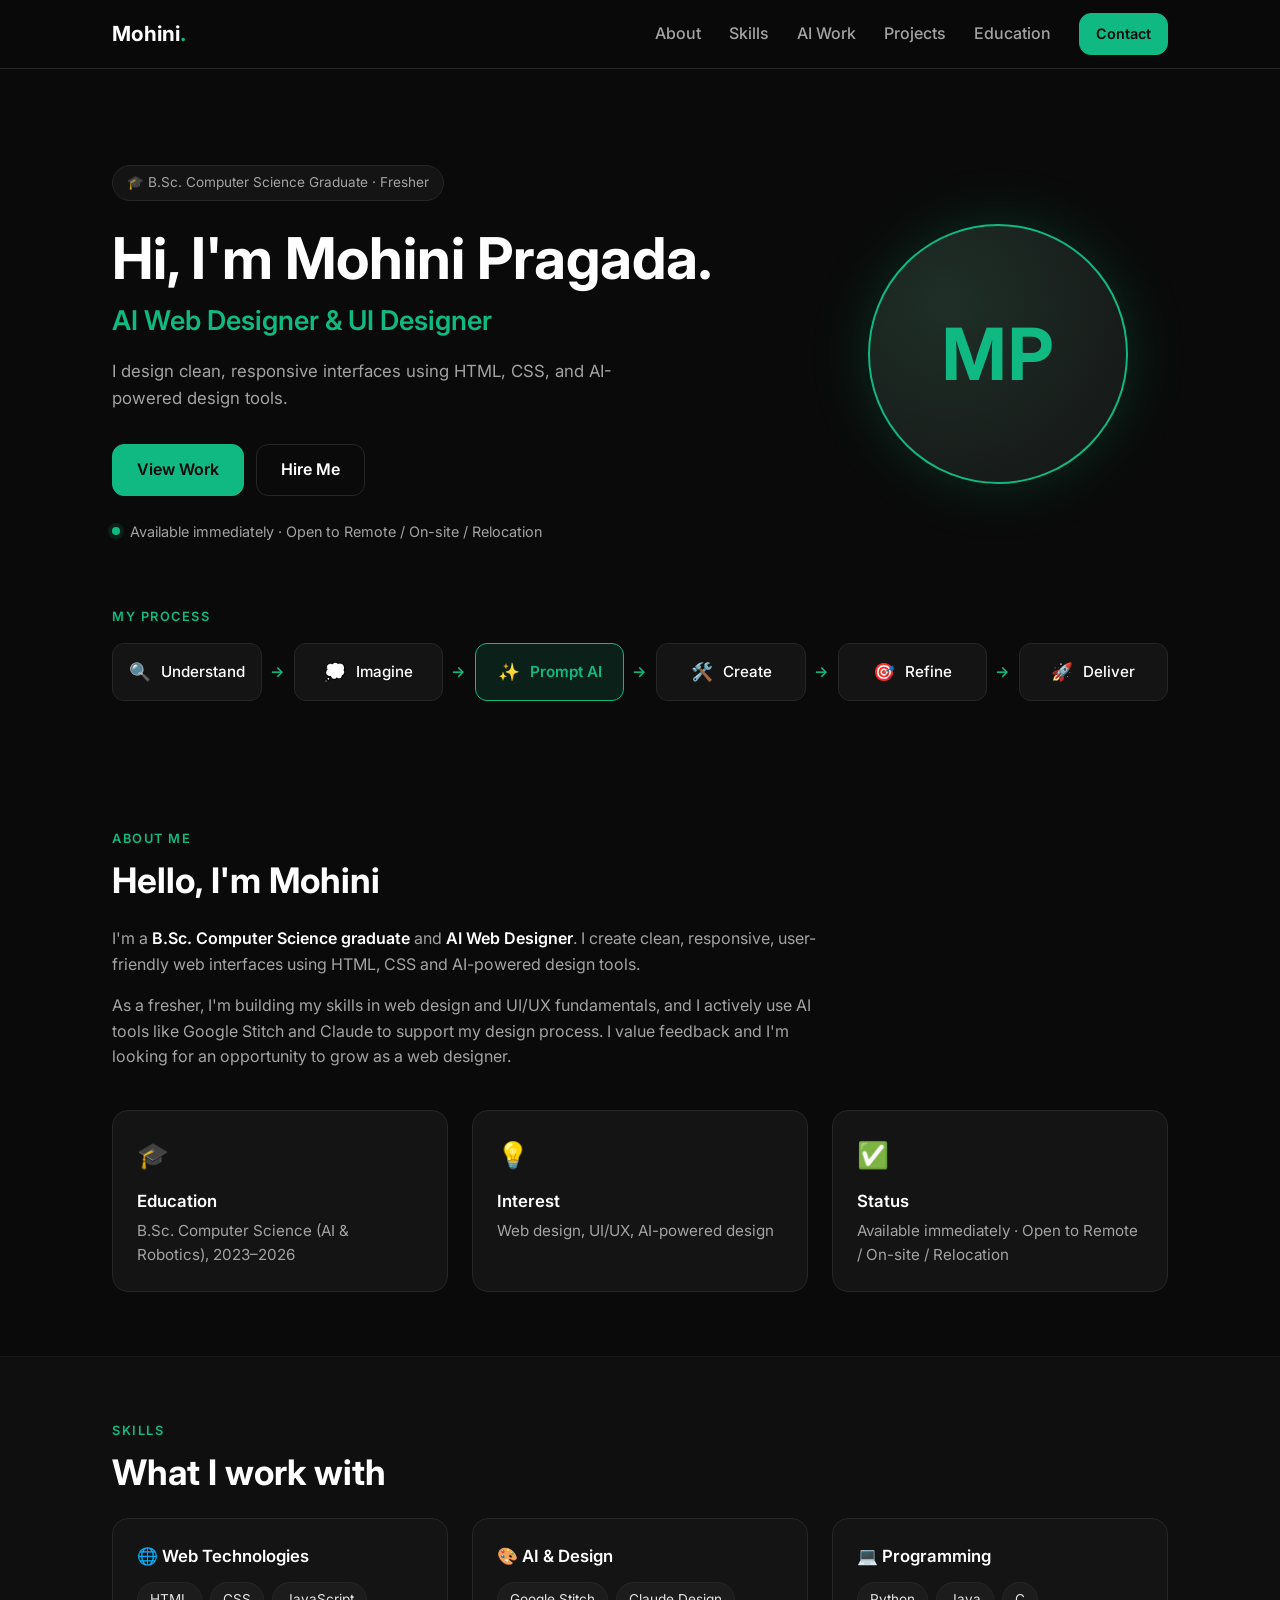
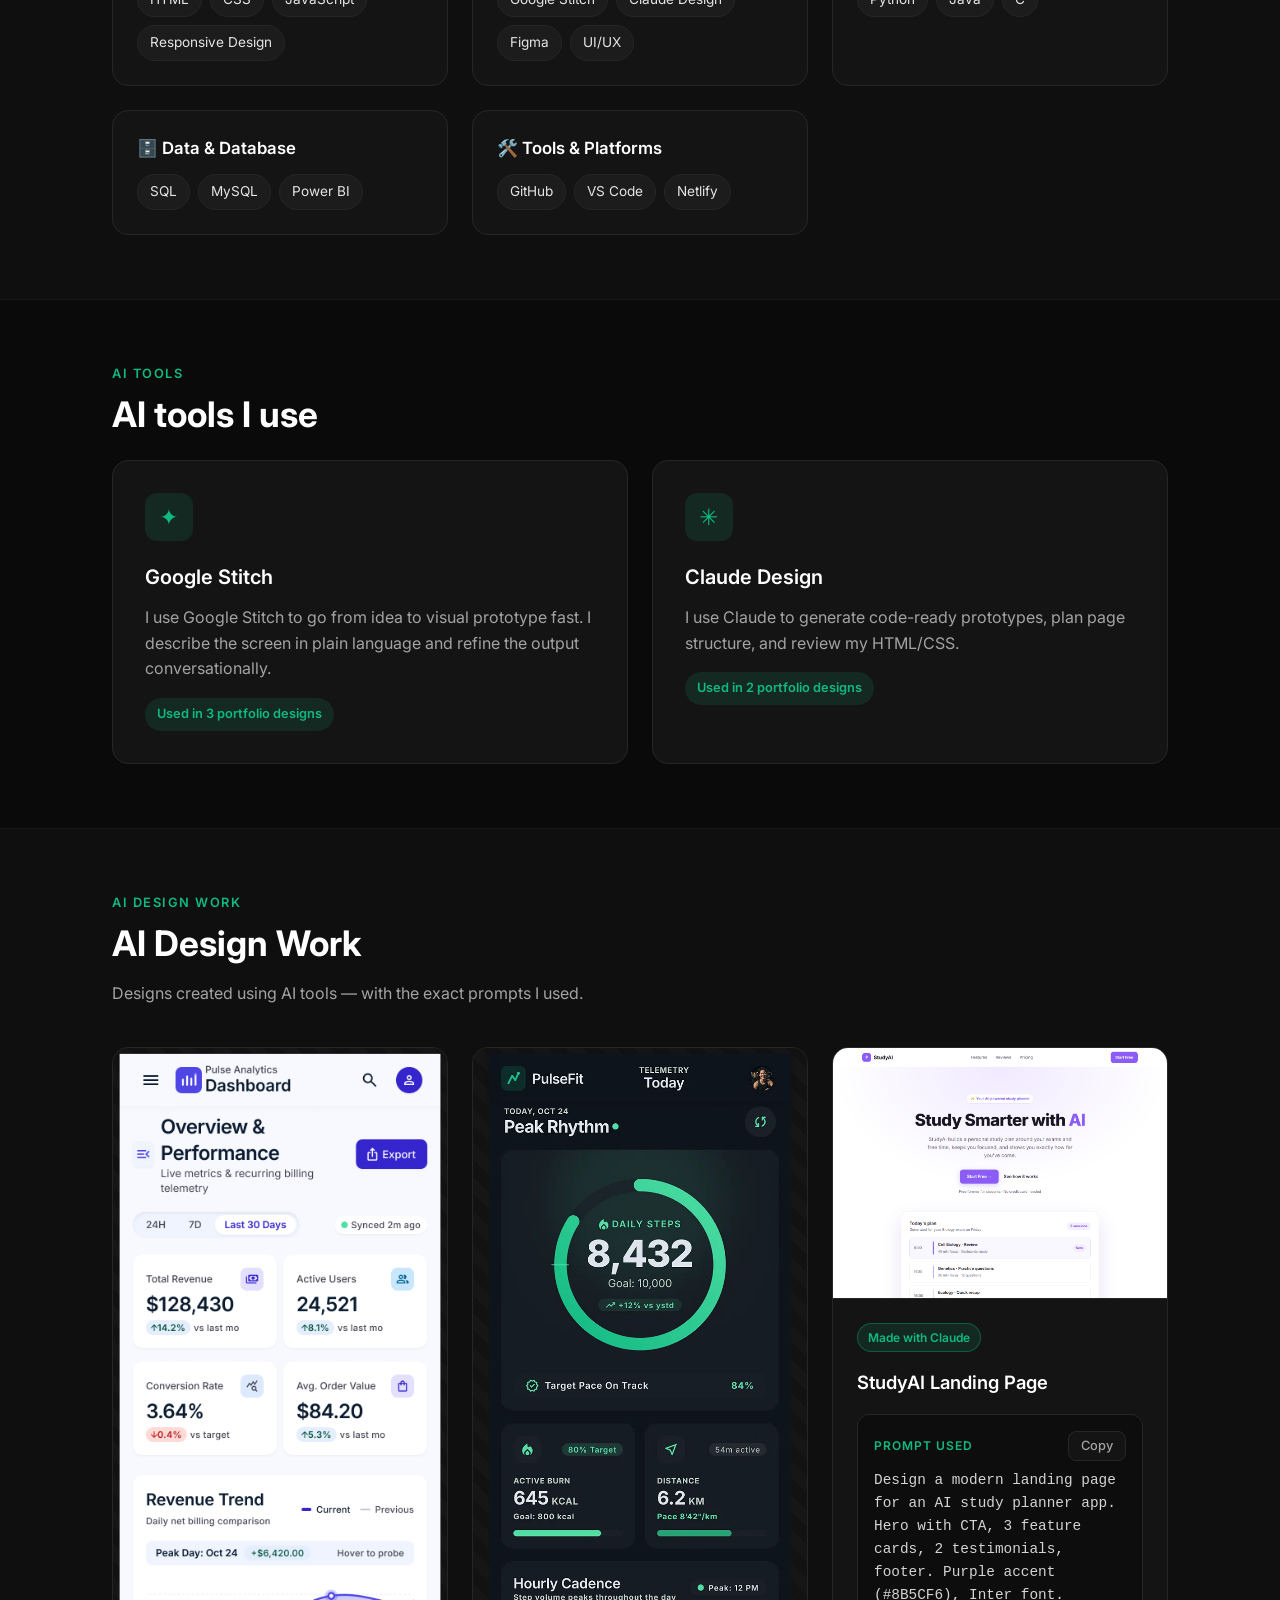
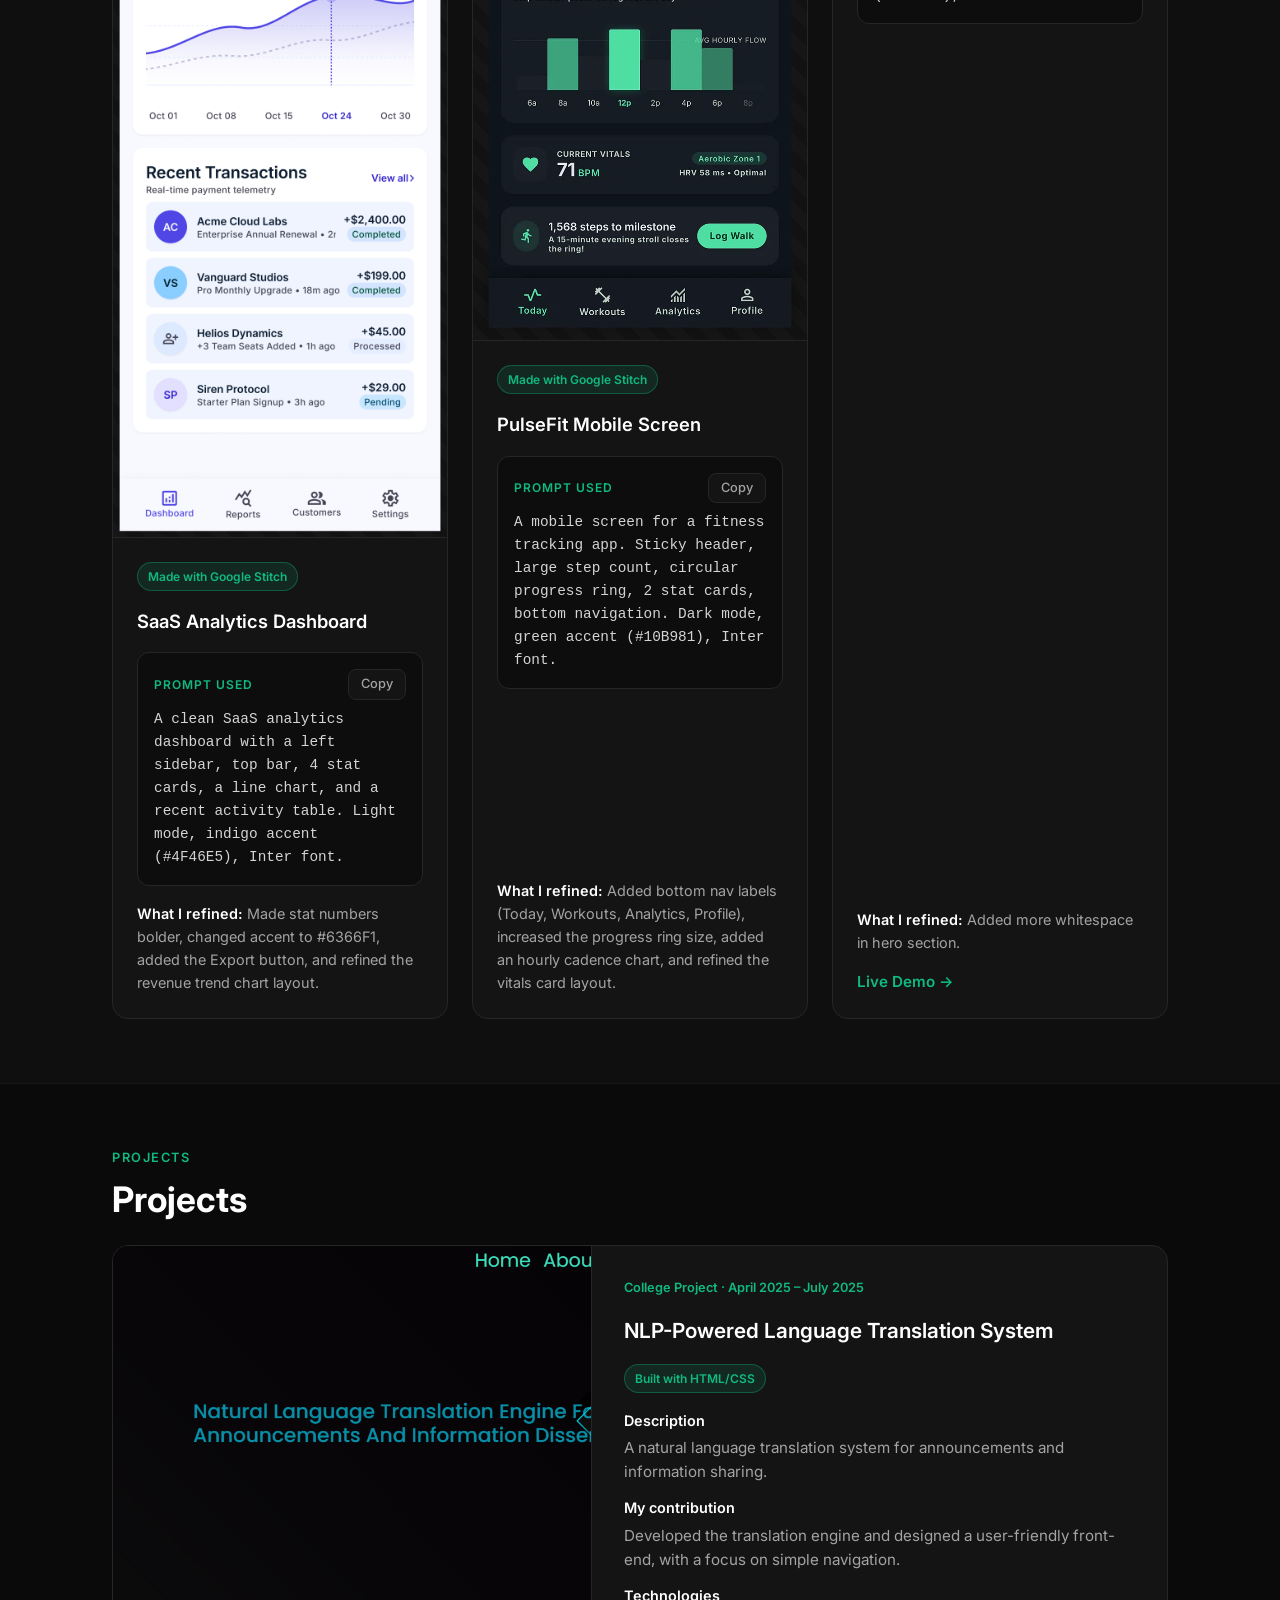
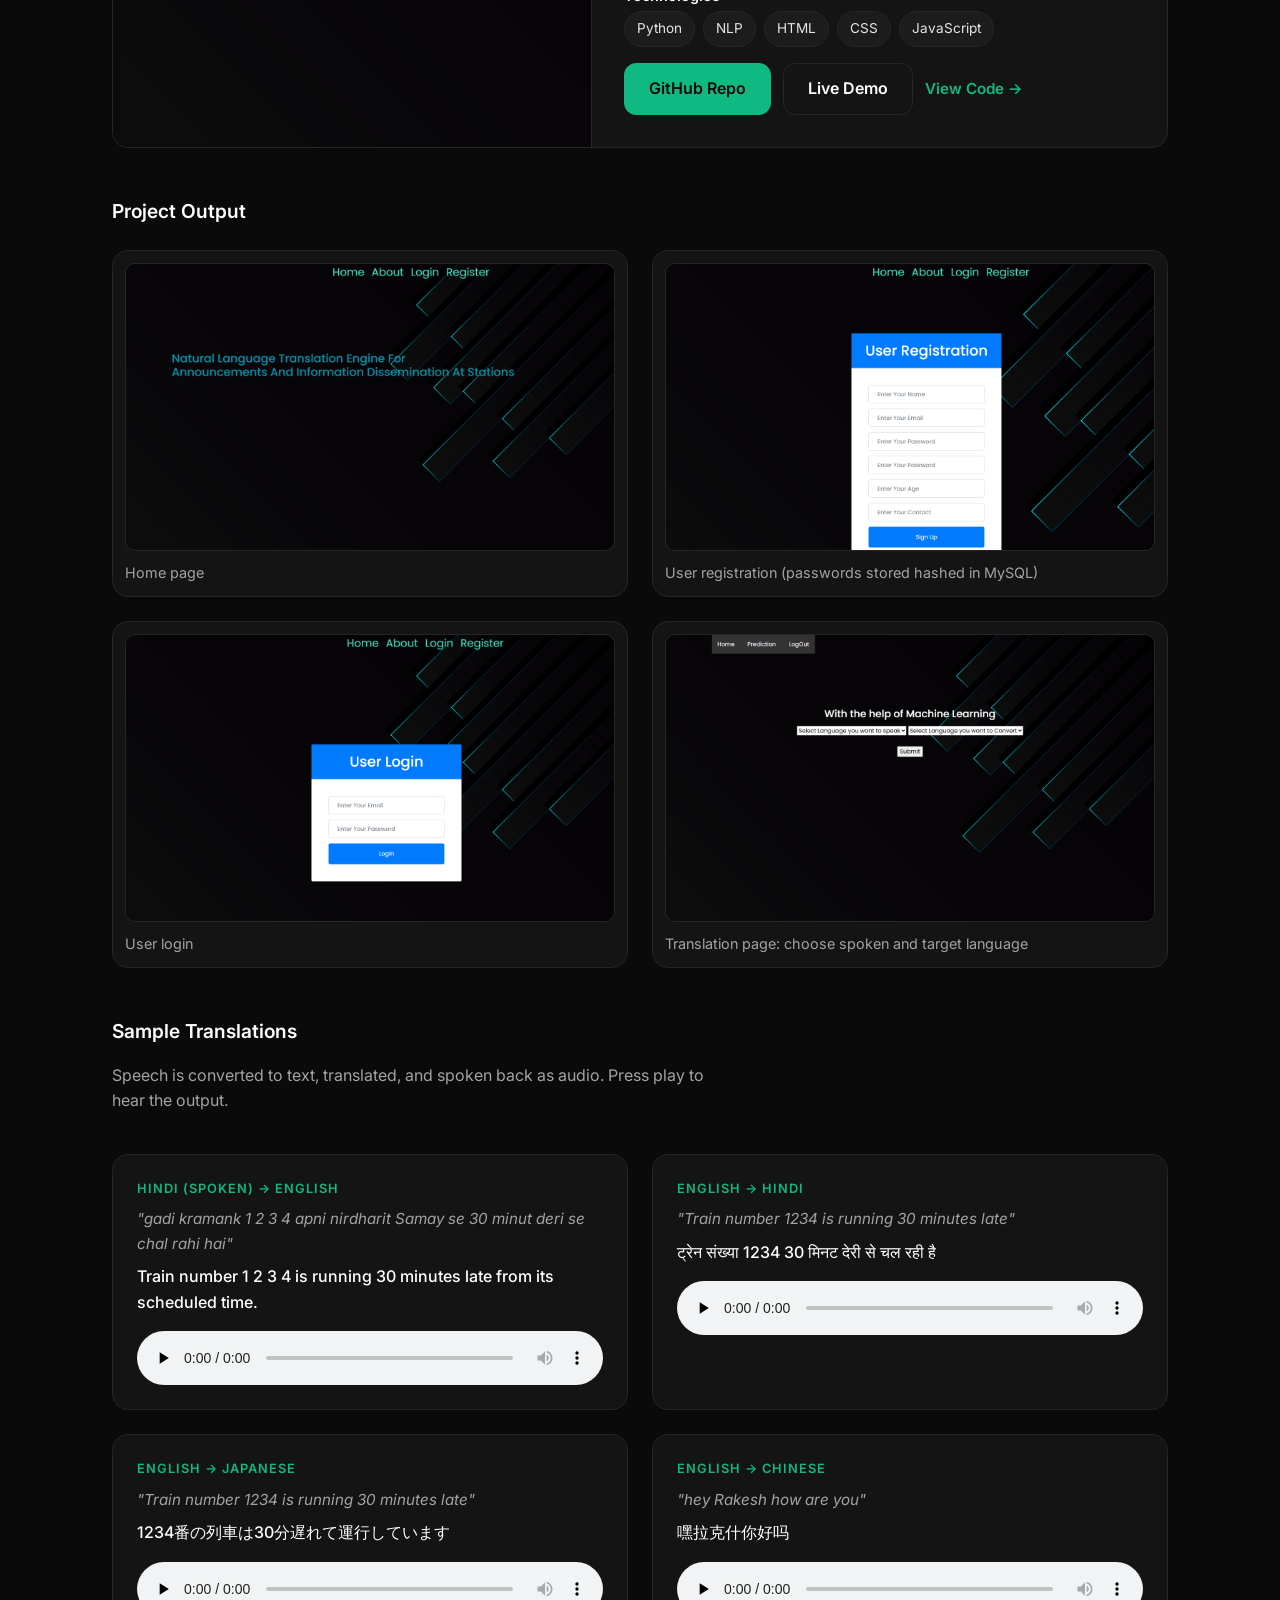
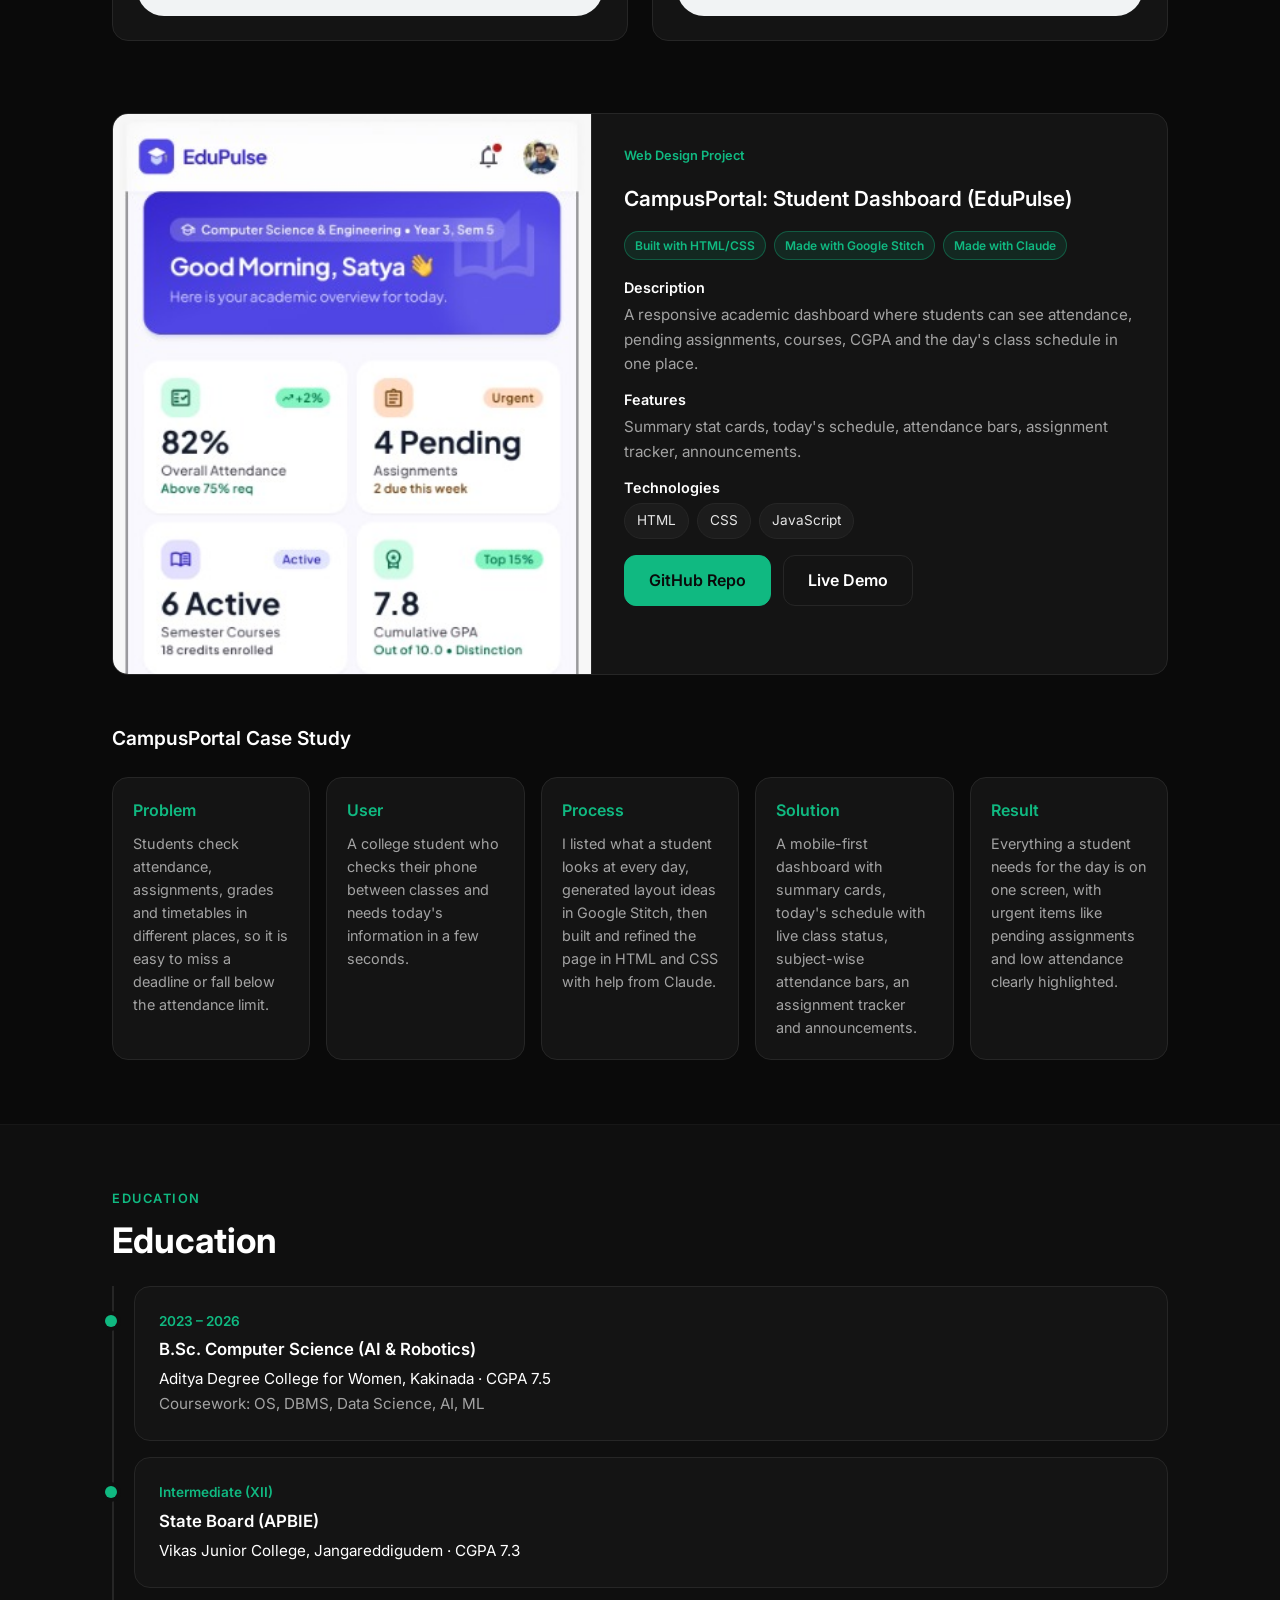
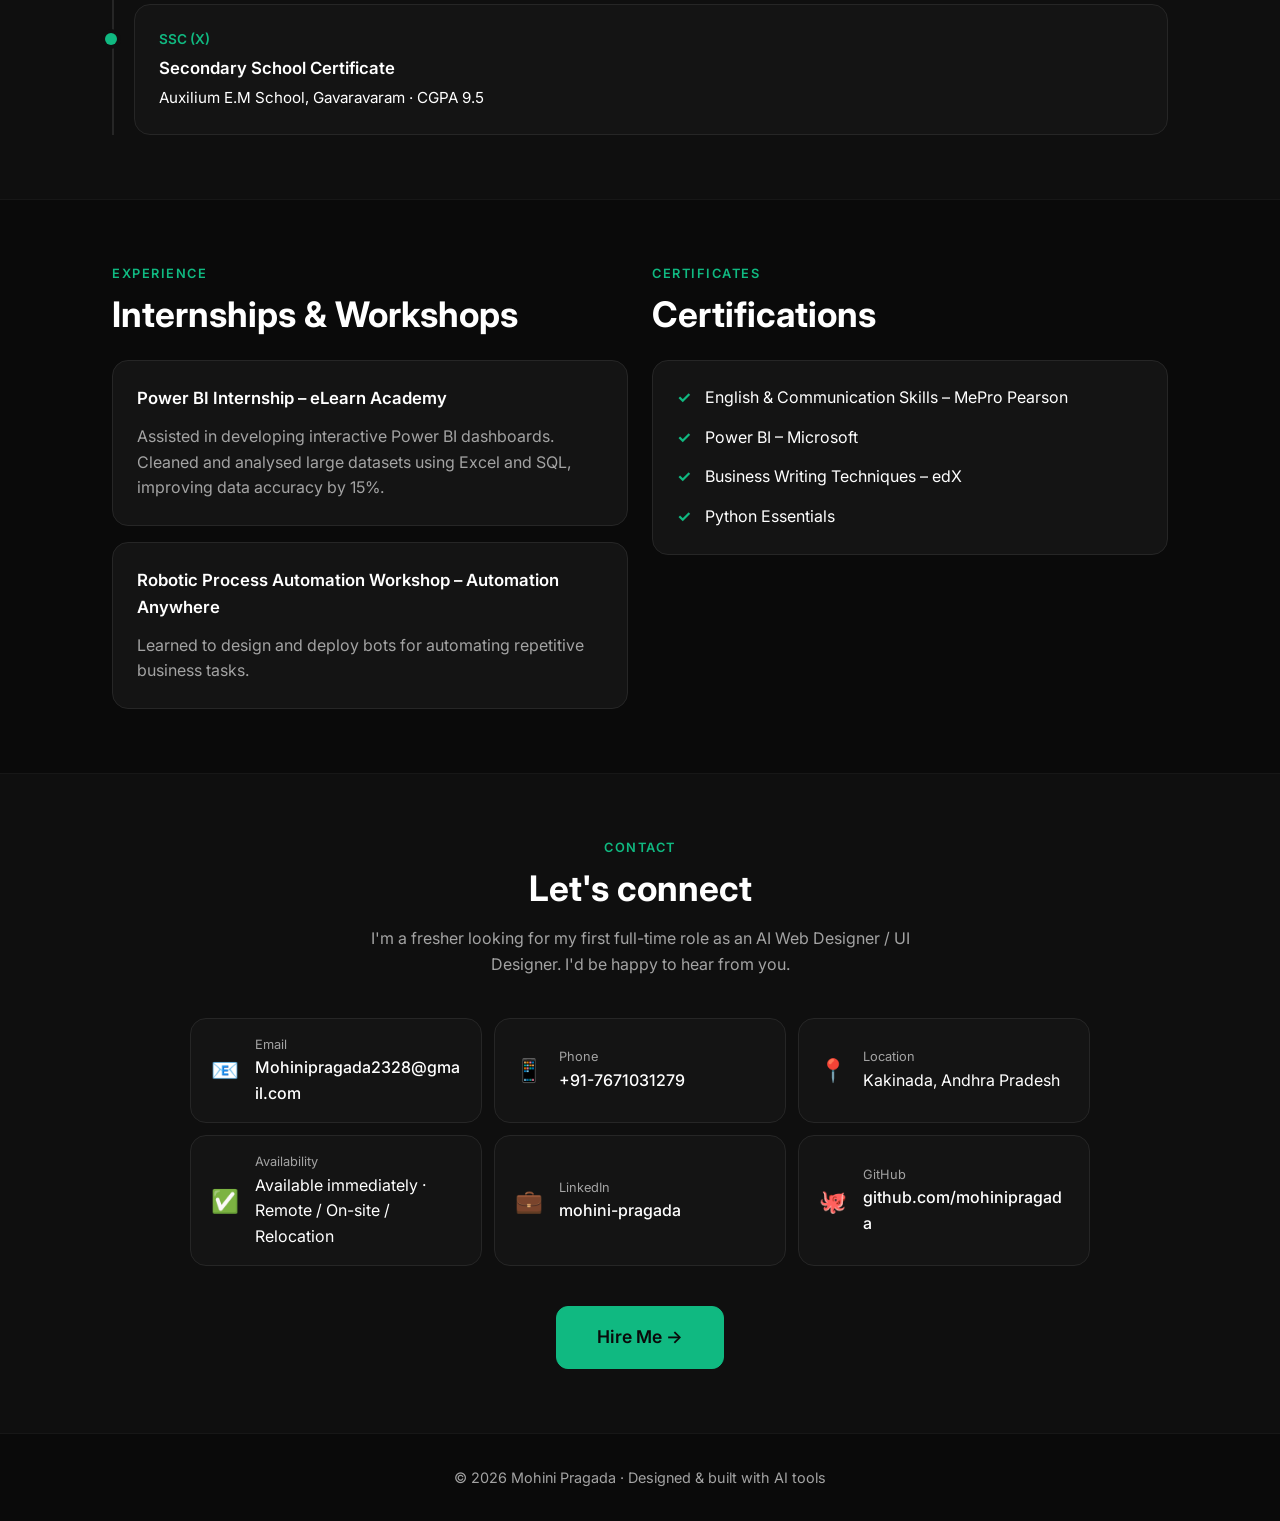
<file: index.html>
<!DOCTYPE html>
<html lang="en">
<head>
  <!-- Basic page settings -->
  <meta charset="UTF-8">
  <meta name="viewport" content="width=device-width, initial-scale=1.0">
  <meta name="description" content="Portfolio of Mohini Pragada, AI Web Designer & UI Designer. B.Sc. Computer Science (AI & Robotics) graduate from Kakinada, available immediately.">
  <meta name="theme-color" content="#0A0A0A">
  <title>Mohini Pragada | AI Web Designer &amp; UI Designer</title>

  <!-- Google Fonts: Inter -->
  <link rel="preconnect" href="https://fonts.googleapis.com">
  <link rel="preconnect" href="https://fonts.gstatic.com" crossorigin>
  <link href="https://fonts.googleapis.com/css2?family=Inter:wght@400;500;600;700&display=swap" rel="stylesheet">

  <!-- Stylesheet -->
  <link rel="stylesheet" href="css/main.css">
</head>
<body>

  <!-- Skip link: lets keyboard users jump straight to the content -->
  <a href="#main" class="skip-link">Skip to content</a>

  <!-- ========== NAVIGATION (sticky) ========== -->
  <header class="navbar">
    <div class="container nav-content">
      <a href="#home" class="logo">Mohini<span>.</span></a>

      <!-- Menu button: only visible on small screens -->
      <button class="menu-toggle" id="menuToggle" aria-label="Open menu" aria-expanded="false" aria-controls="navLinks">
        <span></span><span></span><span></span>
      </button>

      <nav aria-label="Main">
        <ul class="nav-links" id="navLinks">
          <li><a href="#about">About</a></li>
          <li><a href="#skills">Skills</a></li>
          <li><a href="#ai-work">AI Work</a></li>
          <li><a href="#projects">Projects</a></li>
          <li><a href="#education">Education</a></li>
          <li><a href="#contact" class="btn btn-small">Contact</a></li>
        </ul>
      </nav>
    </div>
  </header>

  <main id="main">

    <!-- ========== 1. HERO ========== -->
    <section id="home" class="hero">
      <div class="container hero-content">
        <div class="hero-text">
          <p class="badge">🎓 B.Sc. Computer Science Graduate · Fresher</p>
          <h1>Hi, I'm Mohini Pragada.</h1>
          <p class="hero-role">AI Web Designer &amp; UI Designer</p>
          <p class="hero-pitch">
            I design clean, responsive interfaces using HTML, CSS, and AI-powered design tools.
          </p>
          <div class="button-row">
            <a href="#ai-work" class="btn">View Work</a>
            <a href="mailto:Mohinipragada2328@gmail.com" class="btn btn-outline">Hire Me</a>
          </div>
          <!-- Availability line with a green status dot -->
          <p class="availability"><span class="status-dot" aria-hidden="true"></span>Available immediately · Open to Remote / On-site / Relocation</p>
        </div>

        <!-- Avatar with initials -->
        <div class="avatar" aria-hidden="true">MP</div>
      </div>
    </section>

    <!-- ========== 2. PROCESS STRIP ========== -->
    <section class="process" aria-labelledby="process-title">
      <div class="container">
        <h2 id="process-title" class="section-label">My Process</h2>
        <ol class="process-steps">
          <li><span class="step-icon" aria-hidden="true">🔍</span>Understand</li>
          <li><span class="step-icon" aria-hidden="true">💭</span>Imagine</li>
          <li class="highlight"><span class="step-icon" aria-hidden="true">✨</span>Prompt AI</li>
          <li><span class="step-icon" aria-hidden="true">🛠️</span>Create</li>
          <li><span class="step-icon" aria-hidden="true">🎯</span>Refine</li>
          <li><span class="step-icon" aria-hidden="true">🚀</span>Deliver</li>
        </ol>
      </div>
    </section>

    <!-- ========== 3. ABOUT ========== -->
    <section id="about" class="section">
      <div class="container">
        <p class="section-label">About Me</p>
        <h2>Hello, I'm Mohini</h2>
        <div class="about-text">
          <p>
            I'm a <strong>B.Sc. Computer Science graduate</strong> and <strong>AI Web Designer</strong>.
            I create clean, responsive, user-friendly web interfaces using HTML, CSS and AI-powered
            design tools.
          </p>
          <p>
            As a fresher, I'm building my skills in web design and UI/UX fundamentals, and I actively
            use AI tools like Google Stitch and Claude to support my design process. I value feedback
            and I'm looking for an opportunity to grow as a web designer.
          </p>
        </div>

        <div class="grid grid-3">
          <div class="card info-card">
            <span class="info-icon" aria-hidden="true">🎓</span>
            <h3>Education</h3>
            <p>B.Sc. Computer Science (AI &amp; Robotics), 2023–2026</p>
          </div>
          <div class="card info-card">
            <span class="info-icon" aria-hidden="true">💡</span>
            <h3>Interest</h3>
            <p>Web design, UI/UX, AI-powered design</p>
          </div>
          <div class="card info-card">
            <span class="info-icon" aria-hidden="true">✅</span>
            <h3>Status</h3>
            <p>Available immediately · Open to Remote / On-site / Relocation</p>
          </div>
        </div>
      </div>
    </section>

    <!-- ========== 4. SKILLS ========== -->
    <section id="skills" class="section section-alt">
      <div class="container">
        <p class="section-label">Skills</p>
        <h2>What I work with</h2>

        <div class="grid grid-3">
          <div class="card">
            <h3><span aria-hidden="true">🌐</span> Web Technologies</h3>
            <ul class="tags">
              <li>HTML</li><li>CSS</li><li>JavaScript</li><li>Responsive Design</li>
            </ul>
          </div>
          <div class="card">
            <h3><span aria-hidden="true">🎨</span> AI &amp; Design</h3>
            <ul class="tags">
              <li>Google Stitch</li><li>Claude Design</li><li>Figma</li><li>UI/UX</li>
            </ul>
          </div>
          <div class="card">
            <h3><span aria-hidden="true">💻</span> Programming</h3>
            <ul class="tags">
              <li>Python</li><li>Java</li><li>C</li>
            </ul>
          </div>
          <div class="card">
            <h3><span aria-hidden="true">🗄️</span> Data &amp; Database</h3>
            <ul class="tags">
              <li>SQL</li><li>MySQL</li><li>Power BI</li>
            </ul>
          </div>
          <div class="card">
            <h3><span aria-hidden="true">🛠️</span> Tools &amp; Platforms</h3>
            <ul class="tags">
              <li>GitHub</li><li>VS Code</li><li>Netlify</li>
            </ul>
          </div>
        </div>
      </div>
    </section>

    <!-- ========== 5. AI TOOLS ========== -->
    <section id="ai-tools" class="section">
      <div class="container">
        <p class="section-label">AI Tools</p>
        <h2>AI tools I use</h2>

        <div class="grid grid-2">
          <div class="card tool-card">
            <div class="tool-icon" aria-hidden="true">✦</div>
            <h3>Google Stitch</h3>
            <p>
              I use Google Stitch to go from idea to visual prototype fast. I describe the screen in
              plain language and refine the output conversationally.
            </p>
            <p class="pill">Used in 3 portfolio designs</p>
          </div>
          <div class="card tool-card">
            <div class="tool-icon" aria-hidden="true">✳</div>
            <h3>Claude Design</h3>
            <p>
              I use Claude to generate code-ready prototypes, plan page structure, and review my
              HTML/CSS.
            </p>
            <p class="pill">Used in 2 portfolio designs</p>
          </div>
        </div>
      </div>
    </section>

    <!-- ========== 6. AI DESIGN WORK ========== -->
    <section id="ai-work" class="section section-alt">
      <div class="container">
        <p class="section-label">AI Design Work</p>
        <h2>AI Design Work</h2>
        <p class="section-intro">Designs created using AI tools — with the exact prompts I used.</p>

        <div class="grid grid-3">

          <!-- Design 1 -->
          <article class="card work-card">
            <!-- Replace assets/ai-work/dashboard.png with your real screenshot -->
            <figure class="work-shot">
              <img src="assets/ai-work/dashboard.png" alt="Pulse Analytics dashboard on mobile with revenue, users, conversion and order value stat cards, a revenue trend line chart and recent transactions" loading="lazy">
              <figcaption class="shot-placeholder">Screenshot: dashboard.png</figcaption>
            </figure>
            <div class="work-body">
              <p class="tool-badge">Made with Google Stitch</p>
              <h3>SaaS Analytics Dashboard</h3>

              <div class="prompt-box">
                <div class="prompt-head">
                  <p class="prompt-label">Prompt used</p>
                  <button class="copy-btn" type="button">Copy</button>
                </div>
                <p class="prompt-text">A clean SaaS analytics dashboard with a left sidebar, top bar, 4 stat cards, a line chart, and a recent activity table. Light mode, indigo accent (#4F46E5), Inter font.</p>
              </div>

              <p class="refined"><strong>What I refined:</strong> Made stat numbers bolder, changed accent to #6366F1, added the Export button, and refined the revenue trend chart layout.</p>
            </div>
          </article>

          <!-- Design 2 -->
          <article class="card work-card">
            <!-- Replace assets/ai-work/mobile-screen.png with your real screenshot -->
            <figure class="work-shot">
              <img src="assets/ai-work/mobile-screen.png" alt="PulseFit fitness app mobile screen in dark mode with a green daily steps progress ring, active burn and distance cards, an hourly cadence bar chart, heart rate vitals and bottom navigation" loading="lazy">
              <figcaption class="shot-placeholder">Screenshot: mobile-screen.png</figcaption>
            </figure>
            <div class="work-body">
              <p class="tool-badge">Made with Google Stitch</p>
              <h3>PulseFit Mobile Screen</h3>

              <div class="prompt-box">
                <div class="prompt-head">
                  <p class="prompt-label">Prompt used</p>
                  <button class="copy-btn" type="button">Copy</button>
                </div>
                <p class="prompt-text">A mobile screen for a fitness tracking app. Sticky header, large step count, circular progress ring, 2 stat cards, bottom navigation. Dark mode, green accent (#10B981), Inter font.</p>
              </div>

              <p class="refined"><strong>What I refined:</strong> Added bottom nav labels (Today, Workouts, Analytics, Profile), increased the progress ring size, added an hourly cadence chart, and refined the vitals card layout.</p>
            </div>
          </article>

          <!-- Design 3 -->
          <article class="card work-card">
            <!-- Replace assets/ai-work/landing-page.png with your real screenshot -->
            <figure class="work-shot">
              <img src="assets/ai-work/landing-page.png" alt="StudyAI landing page in light mode with a purple 'Study Smarter with AI' headline, Start Free button and a preview of today's AI study plan" loading="lazy">
              <figcaption class="shot-placeholder">Screenshot: landing-page.png</figcaption>
            </figure>
            <div class="work-body">
              <p class="tool-badge">Made with Claude</p>
              <h3>StudyAI Landing Page</h3>

              <div class="prompt-box">
                <div class="prompt-head">
                  <p class="prompt-label">Prompt used</p>
                  <button class="copy-btn" type="button">Copy</button>
                </div>
                <p class="prompt-text">Design a modern landing page for an AI study planner app. Hero with CTA, 3 feature cards, 2 testimonials, footer. Purple accent (#8B5CF6), Inter font.</p>
              </div>

              <p class="refined"><strong>What I refined:</strong> Added more whitespace in hero section.</p>
              <a href="projects/studyai/index.html" class="text-link" target="_blank" rel="noopener">Live Demo &rarr;</a>
            </div>
          </article>

        </div>

        <!-- Screen readers announce "Copied" after a copy button is pressed -->
        <p class="visually-hidden" id="copyStatus" aria-live="polite"></p>
      </div>
    </section>

    <!-- ========== 7. PROJECTS ========== -->
    <section id="projects" class="section">
      <div class="container">
        <p class="section-label">Projects</p>
        <h2>Projects</h2>

        <!-- Project 1: NLP Translation -->
        <article class="card project-card">
          <div class="project-thumb">
            <img src="assets/nlp-translator/home.png" alt="Home page of the NLP translation system">
          </div>
          <div class="project-body">
            <p class="project-tag">College Project · April 2025 – July 2025</p>
            <h3>NLP-Powered Language Translation System</h3>
            <ul class="badge-row">
              <li class="tool-badge">Built with HTML/CSS</li>
            </ul>

            <dl class="project-details">
              <dt>Description</dt>
              <dd>A natural language translation system for announcements and information sharing.</dd>

              <dt>My contribution</dt>
              <dd>Developed the translation engine and designed a user-friendly front-end, with a focus on simple navigation.</dd>

              <dt>Technologies</dt>
              <dd>
                <ul class="tags">
                  <li>Python</li><li>NLP</li><li>HTML</li><li>CSS</li><li>JavaScript</li>
                </ul>
              </dd>
            </dl>

            <div class="button-row">
              <a href="https://github.com/mohinipragada/mohini/tree/main/nlp-translation-project" class="btn" target="_blank" rel="noopener">GitHub Repo</a>
              <!-- Interactive demo that replays real recorded output (the full app needs Python + MySQL) -->
              <a href="projects/nlp-translator/demo.html" class="btn btn-outline" target="_blank" rel="noopener">Live Demo</a>
              <a href="projects/nlp-translator/code.html" class="text-link">View Code &rarr;</a>
            </div>
          </div>
        </article>

        <!-- Real output from running the project -->
        <h3 class="sub-heading">Project Output</h3>
        <div class="grid grid-2">
          <figure class="card shot">
            <img src="assets/nlp-translator/home.png" alt="Home page" loading="lazy">
            <figcaption>Home page</figcaption>
          </figure>
          <figure class="card shot">
            <img src="assets/nlp-translator/registration.png" alt="Registration page" loading="lazy">
            <figcaption>User registration (passwords stored hashed in MySQL)</figcaption>
          </figure>
          <figure class="card shot">
            <img src="assets/nlp-translator/login.png" alt="Login page" loading="lazy">
            <figcaption>User login</figcaption>
          </figure>
          <figure class="card shot">
            <img src="assets/nlp-translator/prediction.png" alt="Translation page" loading="lazy">
            <figcaption>Translation page: choose spoken and target language</figcaption>
          </figure>
        </div>

        <h3 class="sub-heading">Sample Translations</h3>
        <p class="section-intro">
          Speech is converted to text, translated, and spoken back as audio. Press play to hear the output.
        </p>
        <div class="grid grid-2">
          <div class="card output-card">
            <p class="output-lang">Hindi (spoken) &rarr; English</p>
            <p class="output-in">"gadi kramank 1 2 3 4 apni nirdharit Samay se 30 minut deri se chal rahi hai"</p>
            <p class="output-out">Train number 1 2 3 4 is running 30 minutes late from its scheduled time.</p>
            <audio controls preload="none" src="assets/nlp-translator/audio/translated_en.mp3"></audio>
          </div>
          <div class="card output-card">
            <p class="output-lang">English &rarr; Hindi</p>
            <p class="output-in">"Train number 1234 is running 30 minutes late"</p>
            <p class="output-out" lang="hi">ट्रेन संख्या 1234 30 मिनट देरी से चल रही है</p>
            <audio controls preload="none" src="assets/nlp-translator/audio/translated_hi.mp3"></audio>
          </div>
          <div class="card output-card">
            <p class="output-lang">English &rarr; Japanese</p>
            <p class="output-in">"Train number 1234 is running 30 minutes late"</p>
            <p class="output-out" lang="ja">1234番の列車は30分遅れて運行しています</p>
            <audio controls preload="none" src="assets/nlp-translator/audio/translated_ja.mp3"></audio>
          </div>
          <div class="card output-card">
            <p class="output-lang">English &rarr; Chinese</p>
            <p class="output-in">"hey Rakesh how are you"</p>
            <p class="output-out" lang="zh">嘿拉克什你好吗</p>
            <audio controls preload="none" src="assets/nlp-translator/audio/translated_zh-cn.mp3"></audio>
          </div>
        </div>

        <!-- Project 2: CampusPortal -->
        <article class="card project-card project-spaced">
          <div class="project-thumb thumb-top">
            <img src="assets/student-dashboard/home.png" alt="EduPulse student dashboard on mobile showing attendance, pending assignments, courses, GPA and today's schedule">
          </div>
          <div class="project-body">
            <p class="project-tag">Web Design Project</p>
            <h3>CampusPortal: Student Dashboard (EduPulse)</h3>
            <ul class="badge-row">
              <li class="tool-badge">Built with HTML/CSS</li>
              <li class="tool-badge">Made with Google Stitch</li>
              <li class="tool-badge">Made with Claude</li>
            </ul>

            <dl class="project-details">
              <dt>Description</dt>
              <dd>A responsive academic dashboard where students can see attendance, pending assignments, courses, CGPA and the day's class schedule in one place.</dd>

              <dt>Features</dt>
              <dd>Summary stat cards, today's schedule, attendance bars, assignment tracker, announcements.</dd>

              <dt>Technologies</dt>
              <dd>
                <ul class="tags">
                  <li>HTML</li><li>CSS</li><li>JavaScript</li>
                </ul>
              </dd>
            </dl>

            <div class="button-row">
              <a href="https://github.com/mohinipragada/mohini/tree/main/projects/student-dashboard" class="btn" target="_blank" rel="noopener">GitHub Repo</a>
              <a href="projects/student-dashboard/index.html" class="btn btn-outline" target="_blank" rel="noopener">Live Demo</a>
            </div>
          </div>
        </article>

        <!-- CampusPortal case study: Problem → User → Process → Solution → Result -->
        <div class="case-study">
          <h3 class="sub-heading">CampusPortal Case Study</h3>
          <ol class="case-steps">
            <li class="card">
              <span>Problem</span>
              <p>Students check attendance, assignments, grades and timetables in different places, so it is easy to miss a deadline or fall below the attendance limit.</p>
            </li>
            <li class="card">
              <span>User</span>
              <p>A college student who checks their phone between classes and needs today's information in a few seconds.</p>
            </li>
            <li class="card">
              <span>Process</span>
              <p>I listed what a student looks at every day, generated layout ideas in Google Stitch, then built and refined the page in HTML and CSS with help from Claude.</p>
            </li>
            <li class="card">
              <span>Solution</span>
              <p>A mobile-first dashboard with summary cards, today's schedule with live class status, subject-wise attendance bars, an assignment tracker and announcements.</p>
            </li>
            <li class="card">
              <span>Result</span>
              <p>Everything a student needs for the day is on one screen, with urgent items like pending assignments and low attendance clearly highlighted.</p>
            </li>
          </ol>
        </div>
      </div>
    </section>

    <!-- ========== 8. EDUCATION ========== -->
    <section id="education" class="section section-alt">
      <div class="container">
        <p class="section-label">Education</p>
        <h2>Education</h2>

        <ol class="timeline">
          <li class="card timeline-item">
            <p class="timeline-date">2023 – 2026</p>
            <h3>B.Sc. Computer Science (AI &amp; Robotics)</h3>
            <p>Aditya Degree College for Women, Kakinada · CGPA 7.5</p>
            <p class="muted">Coursework: OS, DBMS, Data Science, AI, ML</p>
          </li>
          <li class="card timeline-item">
            <p class="timeline-date">Intermediate (XII)</p>
            <h3>State Board (APBIE)</h3>
            <p>Vikas Junior College, Jangareddigudem · CGPA 7.3</p>
          </li>
          <li class="card timeline-item">
            <p class="timeline-date">SSC (X)</p>
            <h3>Secondary School Certificate</h3>
            <p>Auxilium E.M School, Gavaravaram · CGPA 9.5</p>
          </li>
        </ol>
      </div>
    </section>

    <!-- ========== 9. INTERNSHIPS & CERTIFICATIONS ========== -->
    <section id="experience" class="section">
      <div class="container">
        <div class="grid grid-2">
          <div>
            <p class="section-label">Experience</p>
            <h2>Internships &amp; Workshops</h2>
            <div class="stack">
              <div class="card">
                <h3>Power BI Internship – eLearn Academy</h3>
                <p class="muted">Assisted in developing interactive Power BI dashboards. Cleaned and analysed large datasets using Excel and SQL, improving data accuracy by 15%.</p>
              </div>
              <div class="card">
                <h3>Robotic Process Automation Workshop – Automation Anywhere</h3>
                <p class="muted">Learned to design and deploy bots for automating repetitive business tasks.</p>
              </div>
            </div>
          </div>

          <div>
            <p class="section-label">Certificates</p>
            <h2>Certifications</h2>
            <ul class="card cert-list">
              <li>English &amp; Communication Skills – MePro Pearson</li>
              <li>Power BI – Microsoft</li>
              <li>Business Writing Techniques – edX</li>
              <li>Python Essentials</li>
            </ul>
          </div>
        </div>
      </div>
    </section>

    <!-- ========== 10. CONTACT ========== -->
    <section id="contact" class="section section-alt contact">
      <div class="container">
        <p class="section-label">Contact</p>
        <h2>Let's connect</h2>
        <p class="section-intro">
          I'm a fresher looking for my first full-time role as an AI Web Designer / UI Designer.
          I'd be happy to hear from you.
        </p>

        <ul class="contact-list">
          <li class="card">
            <span aria-hidden="true">📧</span>
            <div><p class="contact-label">Email</p><a href="mailto:Mohinipragada2328@gmail.com">Mohinipragada2328@gmail.com</a></div>
          </li>
          <li class="card">
            <span aria-hidden="true">📱</span>
            <div><p class="contact-label">Phone</p><a href="tel:+917671031279">+91-7671031279</a></div>
          </li>
          <li class="card">
            <span aria-hidden="true">📍</span>
            <div><p class="contact-label">Location</p><p>Kakinada, Andhra Pradesh</p></div>
          </li>
          <li class="card">
            <span aria-hidden="true">✅</span>
            <div><p class="contact-label">Availability</p><p>Available immediately · Remote / On-site / Relocation</p></div>
          </li>
          <li class="card">
            <span aria-hidden="true">💼</span>
            <div><p class="contact-label">LinkedIn</p><a href="https://www.linkedin.com/in/mohini-pragada-7b6927298" target="_blank" rel="noopener">mohini-pragada</a></div>
          </li>
          <li class="card">
            <span aria-hidden="true">🐙</span>
            <div><p class="contact-label">GitHub</p><a href="https://github.com/mohinipragada" target="_blank" rel="noopener">github.com/mohinipragada</a></div>
          </li>
        </ul>

        <a href="mailto:Mohinipragada2328@gmail.com" class="btn btn-large">Hire Me &rarr;</a>
      </div>
    </section>

  </main>

  <!-- ========== FOOTER ========== -->
  <footer class="footer">
    <div class="container">
      <p>© 2026 Mohini Pragada · Designed &amp; built with AI tools</p>
    </div>
  </footer>

  <script src="js/main.js"></script>
</body>
</html>
</file>
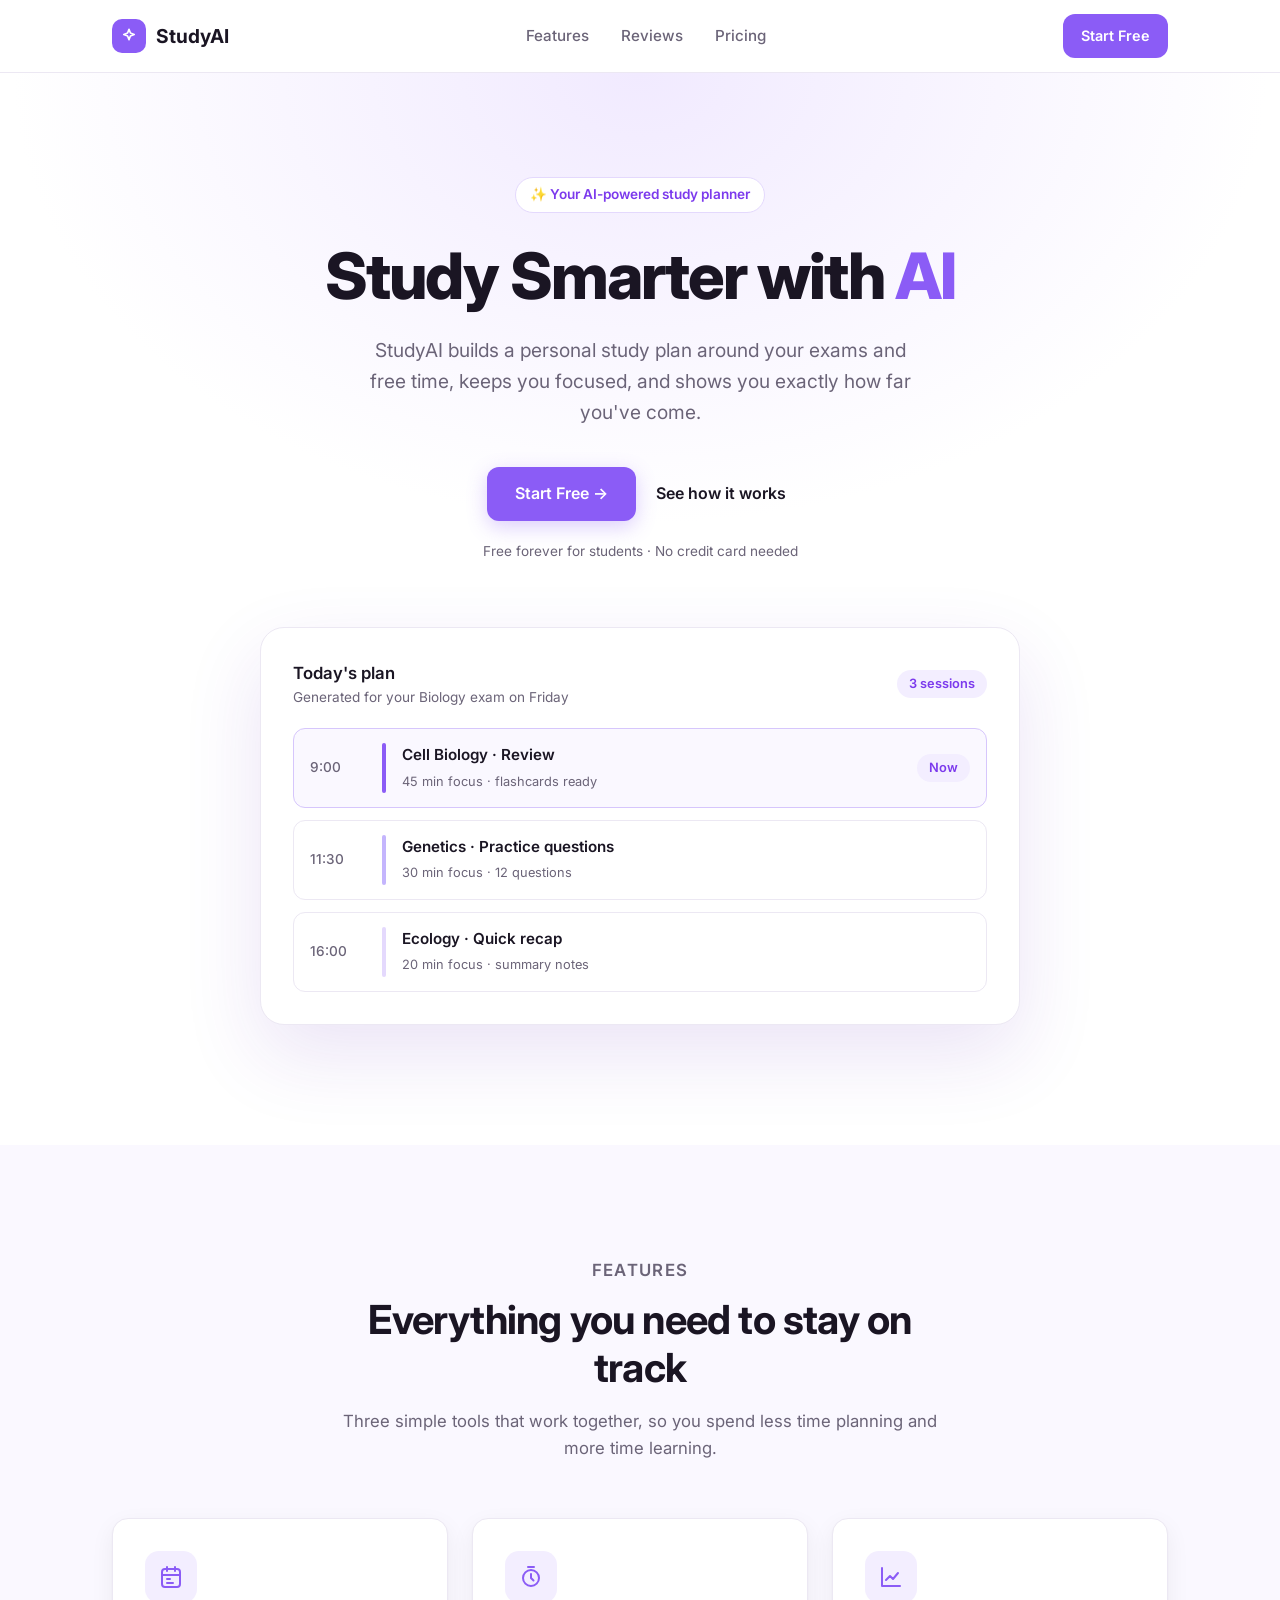
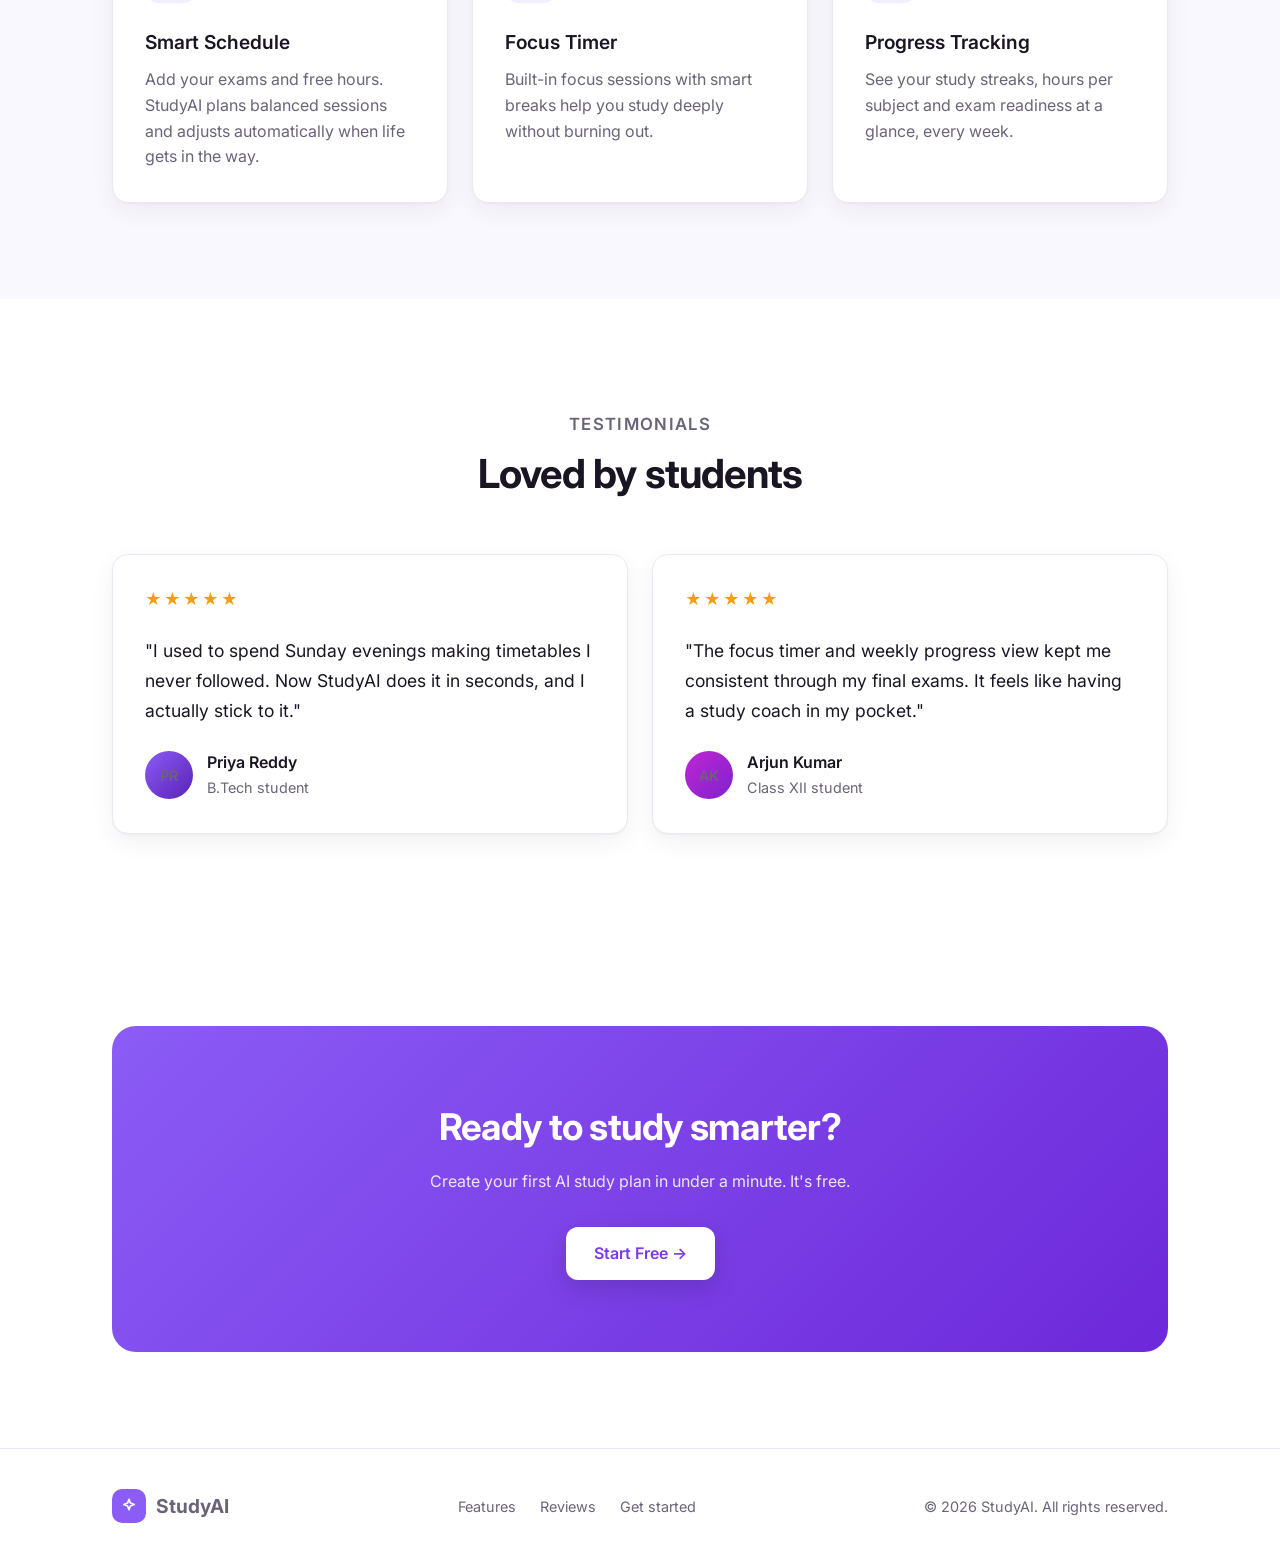
<file: projects/studyai/index.html>
<!DOCTYPE html>
<html lang="en">
<head>
  <meta charset="UTF-8">
  <meta name="viewport" content="width=device-width, initial-scale=1.0">
  <meta name="description" content="StudyAI is an AI study planner that builds your schedule, keeps you focused and tracks your progress.">
  <title>StudyAI | Study Smarter with AI</title>

  <!-- Inter font -->
  <link rel="preconnect" href="https://fonts.googleapis.com">
  <link rel="preconnect" href="https://fonts.gstatic.com" crossorigin>
  <link href="https://fonts.googleapis.com/css2?family=Inter:wght@400;500;600;700;800&display=swap" rel="stylesheet">

  <style>
    /* =========================================================
       1. DESIGN TOKENS
       ========================================================= */
    :root {
      --bg: #FFFFFF;
      --bg-soft: #FAF8FF;         /* very light purple tint for sections */
      --text: #1A1523;            /* near-black with a purple hint */
      --muted: #6B6478;           /* secondary text */
      --border: #ECE8F3;
      --accent: #8B5CF6;          /* purple accent */
      --accent-dark: #7C3AED;     /* hover state */
      --accent-soft: #F3EEFF;     /* icon backgrounds, pills */
      --radius: 16px;
      --max-width: 1120px;
      --shadow: 0 1px 2px rgba(26, 21, 35, 0.04), 0 8px 24px rgba(26, 21, 35, 0.06);
    }

    /* =========================================================
       2. RESET & BASE
       ========================================================= */
    *, *::before, *::after { margin: 0; padding: 0; box-sizing: border-box; }

    html { scroll-behavior: smooth; }

    body {
      font-family: "Inter", system-ui, -apple-system, "Segoe UI", sans-serif;
      background-color: var(--bg);
      color: var(--text);
      line-height: 1.6;
      -webkit-font-smoothing: antialiased;
    }

    a { color: inherit; text-decoration: none; }
    ul { list-style: none; }

    :focus-visible {
      outline: 2px solid var(--accent);
      outline-offset: 3px;
      border-radius: 6px;
    }

    .container {
      width: 100%;
      max-width: var(--max-width);
      margin: 0 auto;
      padding: 0 20px;
    }

    /* =========================================================
       3. BUTTONS
       ========================================================= */
    .btn {
      display: inline-flex;
      align-items: center;
      gap: 8px;
      padding: 14px 28px;
      border-radius: 12px;
      background-color: var(--accent);
      color: #FFFFFF;
      font-weight: 600;
      font-size: 1rem;
      box-shadow: 0 6px 20px rgba(139, 92, 246, 0.3);
      transition: background-color 0.2s, transform 0.2s, box-shadow 0.2s;
    }

    .btn:hover {
      background-color: var(--accent-dark);
      transform: translateY(-2px);
      box-shadow: 0 10px 28px rgba(139, 92, 246, 0.35);
    }

    .btn-small {
      padding: 10px 18px;
      font-size: 0.9rem;
      box-shadow: none;
    }

    .btn-ghost {
      background: none;
      color: var(--text);
      box-shadow: none;
      padding: 14px 8px;
    }

    .btn-ghost:hover {
      background: none;
      color: var(--accent);
      box-shadow: none;
    }

    /* =========================================================
       4. NAVBAR
       ========================================================= */
    .navbar {
      position: sticky;
      top: 0;
      z-index: 10;
      background-color: rgba(255, 255, 255, 0.85);
      backdrop-filter: blur(10px);
      border-bottom: 1px solid var(--border);
    }

    .nav-content {
      display: flex;
      align-items: center;
      justify-content: space-between;
      height: 72px;
    }

    .logo {
      display: flex;
      align-items: center;
      gap: 10px;
      font-weight: 700;
      font-size: 1.2rem;
    }

    .logo-mark {
      display: grid;
      place-items: center;
      width: 34px;
      height: 34px;
      border-radius: 10px;
      background-color: var(--accent);
      color: #FFFFFF;
    }

    .nav-links {
      display: none;                /* hidden on phones */
      gap: 32px;
      color: var(--muted);
      font-weight: 500;
      font-size: 0.95rem;
    }

    .nav-links a:hover { color: var(--text); }

    /* =========================================================
       5. HERO
       ========================================================= */
    .hero {
      padding: 72px 0 96px;
      background:
        radial-gradient(ellipse 70% 60% at 50% 0%, #F1EAFF 0%, rgba(255, 255, 255, 0) 70%);
      text-align: center;
    }

    .eyebrow {
      display: inline-flex;
      align-items: center;
      gap: 8px;
      padding: 6px 14px;
      margin-bottom: 28px;
      border: 1px solid #E4D9FD;
      border-radius: 999px;
      background-color: #FFFFFF;
      color: var(--accent-dark);
      font-size: 0.85rem;
      font-weight: 600;
    }

    .hero h1 {
      max-width: 760px;
      margin: 0 auto;
      font-size: 2.6rem;
      font-weight: 800;
      line-height: 1.1;
      letter-spacing: -0.03em;
    }

    .hero h1 span { color: var(--accent); }

    .hero-sub {
      max-width: 560px;
      margin: 24px auto 40px;
      color: var(--muted);
      font-size: 1.1rem;
    }

    .hero-actions {
      display: flex;
      flex-wrap: wrap;
      justify-content: center;
      align-items: center;
      gap: 12px;
    }

    .hero-note {
      margin-top: 20px;
      color: var(--muted);
      font-size: 0.85rem;
    }

    /* App preview card under the hero text */
    .preview {
      max-width: 760px;
      margin: 64px auto 0;
      padding: 24px;
      border: 1px solid var(--border);
      border-radius: 24px;
      background-color: #FFFFFF;
      box-shadow: 0 30px 80px rgba(91, 33, 182, 0.12);
      text-align: left;
    }

    .preview-head {
      display: flex;
      justify-content: space-between;
      align-items: center;
      margin-bottom: 20px;
    }

    .preview-head h2 {
      font-size: 1.05rem;
      font-weight: 600;
    }

    .preview-head p {
      color: var(--muted);
      font-size: 0.85rem;
    }

    .pill {
      padding: 4px 12px;
      border-radius: 999px;
      background-color: var(--accent-soft);
      color: var(--accent-dark);
      font-size: 0.8rem;
      font-weight: 600;
      white-space: nowrap;
    }

    .sessions {
      display: grid;
      gap: 12px;
    }

    .session {
      display: flex;
      align-items: center;
      gap: 12px;
      padding: 14px 16px;
      border: 1px solid var(--border);
      border-radius: 12px;
    }

    .session-time {
      min-width: 40px;
      color: var(--muted);
      font-size: 0.85rem;
      font-weight: 500;
    }

    .session-bar {
      width: 4px;
      align-self: stretch;
      border-radius: 4px;
      background-color: var(--accent);
    }

    .session-bar.light { background-color: #C4B5FD; }
    .session-bar.pale { background-color: #E4D9FD; }

    .session-info { flex: 1; }

    .session-info strong {
      display: block;
      font-size: 0.95rem;
      font-weight: 600;
    }

    .session-info span {
      color: var(--muted);
      font-size: 0.8rem;
    }

    .session.active {
      border-color: #D6C6FC;
      background-color: var(--bg-soft);
    }

    /* =========================================================
       6. SECTIONS (shared)
       ========================================================= */
    .section { padding: 96px 0; }

    .section-soft { background-color: var(--bg-soft); }

    .section-head {
      max-width: 600px;
      margin: 0 auto 56px;
      text-align: center;
    }

    .section-label {
      margin-bottom: 12px;
      color: var(--accent);
      font-size: 0.85rem;
      font-weight: 600;
      letter-spacing: 0.08em;
      text-transform: uppercase;
    }

    .section-head h2 {
      font-size: 2rem;
      font-weight: 700;
      line-height: 1.2;
      letter-spacing: -0.02em;
    }

    .section-head p {
      margin-top: 16px;
      color: var(--muted);
      font-size: 1.05rem;
    }

    .grid {
      display: grid;
      gap: 24px;
    }

    .card {
      padding: 32px;
      border: 1px solid var(--border);
      border-radius: var(--radius);
      background-color: #FFFFFF;
      box-shadow: var(--shadow);
      transition: transform 0.2s, box-shadow 0.2s, border-color 0.2s;
    }

    .card:hover {
      transform: translateY(-4px);
      border-color: #DCCFFD;
      box-shadow: 0 16px 40px rgba(91, 33, 182, 0.1);
    }

    /* =========================================================
       7. FEATURES
       ========================================================= */
    .feature-icon {
      display: grid;
      place-items: center;
      width: 52px;
      height: 52px;
      margin-bottom: 24px;
      border-radius: 14px;
      background-color: var(--accent-soft);
      color: var(--accent);
    }

    .feature h3 {
      margin-bottom: 10px;
      font-size: 1.2rem;
      font-weight: 600;
    }

    .feature p { color: var(--muted); }

    /* =========================================================
       8. TESTIMONIALS
       ========================================================= */
    .testimonial {
      display: flex;
      flex-direction: column;
      gap: 24px;
    }

    .stars {
      color: #F59E0B;
      letter-spacing: 2px;
    }

    .testimonial blockquote {
      font-size: 1.1rem;
      line-height: 1.7;
    }

    .person {
      display: flex;
      align-items: center;
      gap: 14px;
      margin-top: auto;
    }

    .avatar {
      display: grid;
      place-items: center;
      flex-shrink: 0;
      width: 48px;
      height: 48px;
      border-radius: 50%;
      background: linear-gradient(135deg, #8B5CF6, #5B21B6);
      color: #FFFFFF;
      font-weight: 600;
    }

    .avatar.alt { background: linear-gradient(135deg, #C026D3, #7E22CE); }

    .person strong {
      display: block;
      font-weight: 600;
    }

    .person span {
      color: var(--muted);
      font-size: 0.9rem;
    }

    /* =========================================================
       9. CALL TO ACTION + FOOTER
       ========================================================= */
    .cta {
      padding: 56px 24px;
      border-radius: 24px;
      background: linear-gradient(135deg, #8B5CF6, #6D28D9);
      color: #FFFFFF;
      text-align: center;
    }

    .cta h2 {
      font-size: 1.8rem;
      font-weight: 700;
      letter-spacing: -0.02em;
    }

    .cta p {
      margin: 12px auto 32px;
      max-width: 460px;
      color: #EDE5FF;
    }

    .cta .btn {
      background-color: #FFFFFF;
      color: var(--accent-dark);
      box-shadow: 0 8px 24px rgba(0, 0, 0, 0.15);
    }

    .cta .btn:hover { background-color: #F5F0FF; }

    .footer {
      padding: 40px 0;
      border-top: 1px solid var(--border);
    }

    .footer-content {
      display: flex;
      flex-direction: column;
      align-items: center;
      gap: 16px;
      color: var(--muted);
      font-size: 0.9rem;
      text-align: center;
    }

    .footer-links {
      display: flex;
      gap: 24px;
    }

    .footer-links a:hover { color: var(--accent); }

    /* =========================================================
       10. RESPONSIVE
       ========================================================= */
    @media (min-width: 768px) {
      .container { padding: 0 32px; }

      .nav-links { display: flex; }

      .hero { padding: 104px 0 120px; }
      .hero h1 { font-size: 4rem; }
      .hero-sub { font-size: 1.2rem; }

      .preview { padding: 32px; }
      .session { gap: 16px; }
      .session-time { min-width: 56px; }

      .section-head h2 { font-size: 2.5rem; }

      .grid-3 { grid-template-columns: repeat(3, 1fr); }
      .grid-2 { grid-template-columns: repeat(2, 1fr); }

      .cta { padding: 72px 48px; }
      .cta h2 { font-size: 2.3rem; }

      .footer-content {
        flex-direction: row;
        justify-content: space-between;
      }
    }

    @media (prefers-reduced-motion: reduce) {
      html { scroll-behavior: auto; }
      * { transition: none !important; }
    }
  </style>
</head>
<body>

  <!-- ========== NAVBAR ========== -->
  <header class="navbar">
    <div class="container nav-content">
      <a href="#" class="logo">
        <span class="logo-mark" aria-hidden="true">
          <svg width="18" height="18" viewBox="0 0 24 24" fill="none" stroke="currentColor" stroke-width="2.2" stroke-linecap="round" stroke-linejoin="round"><path d="M12 3l1.9 5.1L19 10l-5.1 1.9L12 17l-1.9-5.1L5 10l5.1-1.9z"/></svg>
        </span>
        StudyAI
      </a>
      <nav aria-label="Main">
        <ul class="nav-links">
          <li><a href="#features">Features</a></li>
          <li><a href="#testimonials">Reviews</a></li>
          <li><a href="#start">Pricing</a></li>
        </ul>
      </nav>
      <a href="#start" class="btn btn-small">Start Free</a>
    </div>
  </header>

  <main>

    <!-- ========== HERO ========== -->
    <section class="hero">
      <div class="container">
        <p class="eyebrow">✨ Your AI-powered study planner</p>
        <h1>Study Smarter with <span>AI</span></h1>
        <p class="hero-sub">
          StudyAI builds a personal study plan around your exams and free time, keeps you
          focused, and shows you exactly how far you've come.
        </p>
        <div class="hero-actions">
          <a href="#start" class="btn">Start Free &rarr;</a>
          <a href="#features" class="btn btn-ghost">See how it works</a>
        </div>
        <p class="hero-note">Free forever for students · No credit card needed</p>

        <!-- Preview of today's AI-generated plan -->
        <div class="preview" aria-label="Example of an AI-generated study plan">
          <div class="preview-head">
            <div>
              <h2>Today's plan</h2>
              <p>Generated for your Biology exam on Friday</p>
            </div>
            <span class="pill">3 sessions</span>
          </div>
          <ul class="sessions">
            <li class="session active">
              <span class="session-time">9:00</span>
              <span class="session-bar" aria-hidden="true"></span>
              <div class="session-info">
                <strong>Cell Biology · Review</strong>
                <span>45 min focus · flashcards ready</span>
              </div>
              <span class="pill">Now</span>
            </li>
            <li class="session">
              <span class="session-time">11:30</span>
              <span class="session-bar light" aria-hidden="true"></span>
              <div class="session-info">
                <strong>Genetics · Practice questions</strong>
                <span>30 min focus · 12 questions</span>
              </div>
            </li>
            <li class="session">
              <span class="session-time">16:00</span>
              <span class="session-bar pale" aria-hidden="true"></span>
              <div class="session-info">
                <strong>Ecology · Quick recap</strong>
                <span>20 min focus · summary notes</span>
              </div>
            </li>
          </ul>
        </div>
      </div>
    </section>

    <!-- ========== FEATURES ========== -->
    <section id="features" class="section section-soft">
      <div class="container">
        <div class="section-head">
          <p class="section-label">Features</p>
          <h2>Everything you need to stay on track</h2>
          <p>Three simple tools that work together, so you spend less time planning and more time learning.</p>
        </div>

        <div class="grid grid-3">
          <article class="card feature">
            <div class="feature-icon" aria-hidden="true">
              <svg width="24" height="24" viewBox="0 0 24 24" fill="none" stroke="currentColor" stroke-width="2" stroke-linecap="round" stroke-linejoin="round"><rect x="3" y="4" width="18" height="18" rx="3"/><path d="M16 2v4M8 2v4M3 10h18M8 14h3M8 18h6"/></svg>
            </div>
            <h3>Smart Schedule</h3>
            <p>Add your exams and free hours. StudyAI plans balanced sessions and adjusts automatically when life gets in the way.</p>
          </article>

          <article class="card feature">
            <div class="feature-icon" aria-hidden="true">
              <svg width="24" height="24" viewBox="0 0 24 24" fill="none" stroke="currentColor" stroke-width="2" stroke-linecap="round" stroke-linejoin="round"><circle cx="12" cy="13" r="8"/><path d="M12 9v4l2.5 2.5M9 2h6"/></svg>
            </div>
            <h3>Focus Timer</h3>
            <p>Built-in focus sessions with smart breaks help you study deeply without burning out.</p>
          </article>

          <article class="card feature">
            <div class="feature-icon" aria-hidden="true">
              <svg width="24" height="24" viewBox="0 0 24 24" fill="none" stroke="currentColor" stroke-width="2" stroke-linecap="round" stroke-linejoin="round"><path d="M3 3v18h18"/><path d="M7 15l4-4 3 3 5-6"/></svg>
            </div>
            <h3>Progress Tracking</h3>
            <p>See your study streaks, hours per subject and exam readiness at a glance, every week.</p>
          </article>
        </div>
      </div>
    </section>

    <!-- ========== TESTIMONIALS ========== -->
    <section id="testimonials" class="section">
      <div class="container">
        <div class="section-head">
          <p class="section-label">Testimonials</p>
          <h2>Loved by students</h2>
        </div>

        <div class="grid grid-2">
          <figure class="card testimonial">
            <p class="stars" aria-label="5 out of 5 stars">★★★★★</p>
            <blockquote>
              "I used to spend Sunday evenings making timetables I never followed. Now StudyAI
              does it in seconds, and I actually stick to it."
            </blockquote>
            <figcaption class="person">
              <span class="avatar" aria-hidden="true">PR</span>
              <div>
                <strong>Priya Reddy</strong>
                <span>B.Tech student</span>
              </div>
            </figcaption>
          </figure>

          <figure class="card testimonial">
            <p class="stars" aria-label="5 out of 5 stars">★★★★★</p>
            <blockquote>
              "The focus timer and weekly progress view kept me consistent through my final exams.
              It feels like having a study coach in my pocket."
            </blockquote>
            <figcaption class="person">
              <span class="avatar alt" aria-hidden="true">AK</span>
              <div>
                <strong>Arjun Kumar</strong>
                <span>Class XII student</span>
              </div>
            </figcaption>
          </figure>
        </div>
      </div>
    </section>

    <!-- ========== CALL TO ACTION ========== -->
    <section id="start" class="section">
      <div class="container">
        <div class="cta">
          <h2>Ready to study smarter?</h2>
          <p>Create your first AI study plan in under a minute. It's free.</p>
          <a href="#start" class="btn">Start Free &rarr;</a>
        </div>
      </div>
    </section>

  </main>

  <!-- ========== FOOTER ========== -->
  <footer class="footer">
    <div class="container footer-content">
      <a href="#" class="logo">
        <span class="logo-mark" aria-hidden="true">
          <svg width="18" height="18" viewBox="0 0 24 24" fill="none" stroke="currentColor" stroke-width="2.2" stroke-linecap="round" stroke-linejoin="round"><path d="M12 3l1.9 5.1L19 10l-5.1 1.9L12 17l-1.9-5.1L5 10l5.1-1.9z"/></svg>
        </span>
        StudyAI
      </a>
      <ul class="footer-links">
        <li><a href="#features">Features</a></li>
        <li><a href="#testimonials">Reviews</a></li>
        <li><a href="#start">Get started</a></li>
      </ul>
      <p>© 2026 StudyAI. All rights reserved.</p>
    </div>
  </footer>

</body>
</html>
</file>
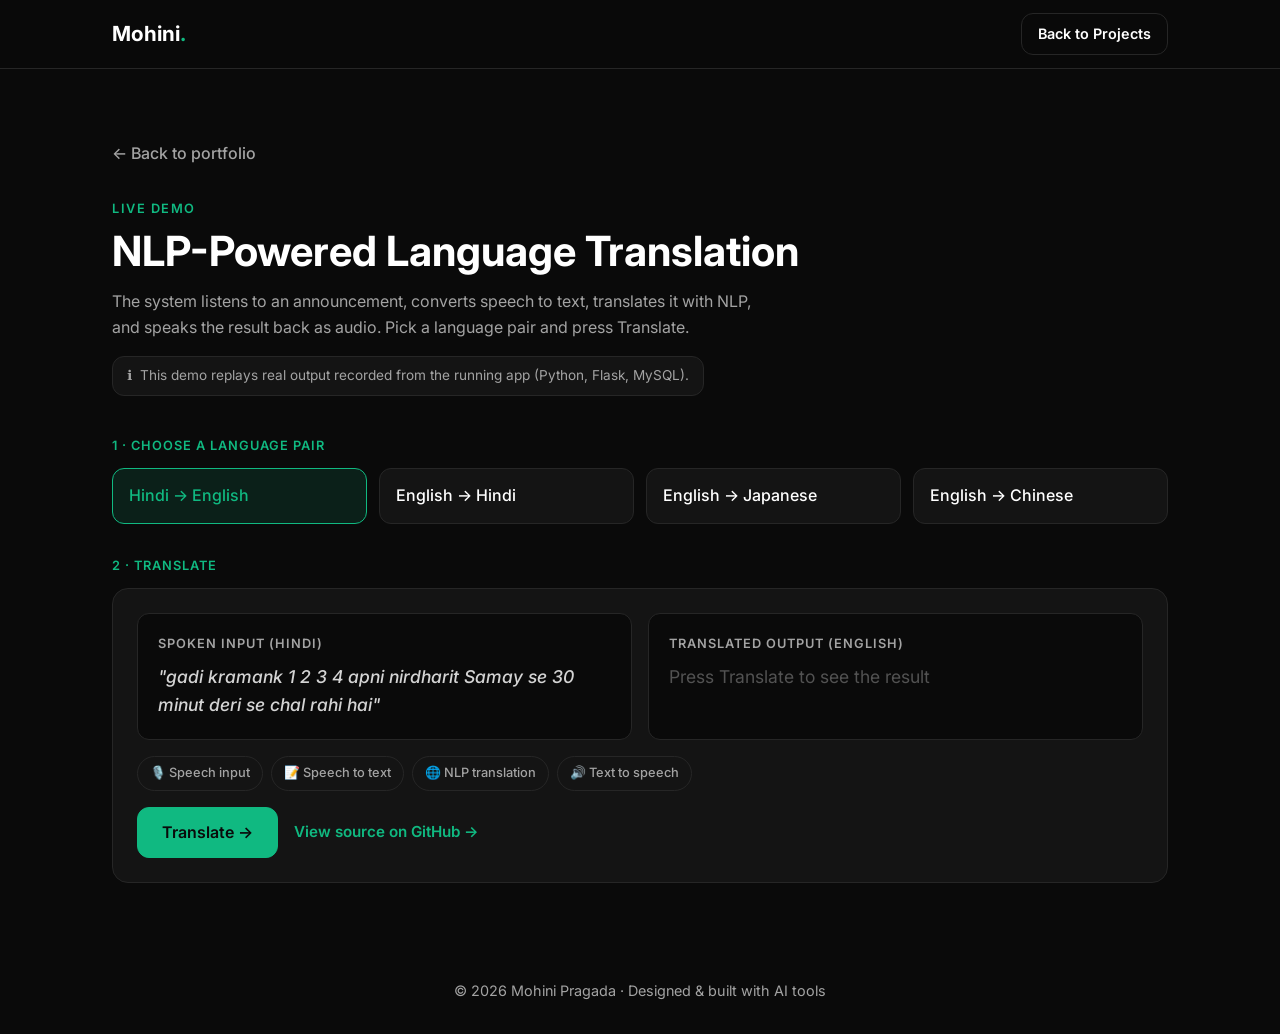
<file: projects/nlp-translator/demo.html>
<!DOCTYPE html>
<html lang="en">
<head>
  <meta charset="UTF-8">
  <meta name="viewport" content="width=device-width, initial-scale=1.0">
  <meta name="description" content="Interactive demo of Mohini Pragada's NLP-powered language translation system, using real recorded output.">
  <meta name="theme-color" content="#0A0A0A">
  <title>NLP Translation Demo | Mohini Pragada</title>

  <link rel="preconnect" href="https://fonts.googleapis.com">
  <link rel="preconnect" href="https://fonts.gstatic.com" crossorigin>
  <link href="https://fonts.googleapis.com/css2?family=Inter:wght@400;500;600;700&display=swap" rel="stylesheet">

  <!-- Same design system as the main portfolio -->
  <link rel="stylesheet" href="../../css/main.css">

  <style>
    /* ===== Demo page styles (on top of main.css) ===== */
    .demo {
      padding: 48px 0 var(--section-gap);
    }

    .back-link {
      display: inline-block;
      margin-bottom: 32px;
      color: var(--muted);
      font-weight: 500;
    }

    .back-link:hover {
      color: var(--accent);
    }

    .demo h1 {
      font-size: 2rem;
      font-weight: 700;
      line-height: 1.2;
      margin-bottom: 12px;
    }

    .demo-intro {
      max-width: 640px;
      color: var(--muted);
      margin-bottom: 16px;
    }

    .demo-note {
      display: inline-flex;
      gap: 8px;
      padding: 8px 14px;
      margin-bottom: 40px;
      border: 1px solid var(--border);
      border-radius: var(--radius-btn);
      background-color: var(--card);
      color: var(--muted);
      font-size: 0.85rem;
    }

    /* Step 1: pick a language pair */
    .step-title {
      margin-bottom: 12px;
      color: var(--accent);
      font-size: 0.8rem;
      font-weight: 600;
      letter-spacing: 1px;
      text-transform: uppercase;
    }

    .pairs {
      display: grid;
      grid-template-columns: repeat(2, 1fr);
      gap: 12px;
      margin-bottom: 32px;
    }

    .pair-btn {
      padding: 14px 16px;
      border: 1px solid var(--border);
      border-radius: var(--radius-btn);
      background-color: var(--card);
      color: var(--text);
      font-weight: 500;
      text-align: left;
      cursor: pointer;
      transition: border-color 0.2s, background-color 0.2s;
    }

    .pair-btn:hover {
      border-color: var(--accent-line);
    }

    .pair-btn[aria-pressed="true"] {
      border-color: var(--accent);
      background-color: var(--accent-soft);
      color: var(--accent);
    }

    /* Translator panel */
    .panel {
      display: grid;
      gap: 16px;
    }

    .panel:hover {
      transform: none;
    }

    .io-box {
      padding: 20px;
      border: 1px solid var(--border);
      border-radius: var(--radius-btn);
      background-color: var(--bg);
    }

    .io-label {
      margin-bottom: 8px;
      color: var(--muted);
      font-size: 0.8rem;
      font-weight: 600;
      text-transform: uppercase;
      letter-spacing: 1px;
    }

    .io-text {
      font-size: 1.1rem;
      font-weight: 500;
      min-height: 1.6em;
    }

    #inputText {
      font-style: italic;
      color: #D4D4D4;
    }

    .io-placeholder {
      color: #525252;
      font-weight: 400;
    }

    /* Pipeline progress: Speech → Text → Translate → Speech */
    .pipeline {
      display: flex;
      flex-wrap: wrap;
      gap: 8px;
    }

    .pipeline li {
      padding: 6px 12px;
      border: 1px solid var(--border);
      border-radius: 999px;
      color: var(--muted);
      font-size: 0.8rem;
      font-weight: 500;
      transition: border-color 0.2s, color 0.2s, background-color 0.2s;
    }

    .pipeline li.done {
      border-color: var(--accent-line);
      background-color: var(--accent-soft);
      color: var(--accent);
    }

    .pipeline li.active {
      border-color: var(--accent);
      color: var(--text);
    }

    .translate-row {
      display: flex;
      flex-wrap: wrap;
      align-items: center;
      gap: 16px;
    }

    .translate-row .btn[disabled] {
      opacity: 0.6;
      cursor: wait;
      transform: none;
    }

    #outputAudio {
      width: 100%;
      margin-top: 12px;
    }

    .io-grid {
      display: grid;
      gap: 16px;
    }

    .hidden {
      display: none;
    }

    @media (min-width: 768px) {
      .demo {
        padding-top: 72px;
      }

      .demo h1 {
        font-size: 2.6rem;
      }

      .pairs {
        grid-template-columns: repeat(4, 1fr);
      }

      .io-grid {
        grid-template-columns: 1fr 1fr;
      }
    }
  </style>
</head>
<body>

  <header class="navbar">
    <div class="container nav-content">
      <a href="../../index.html" class="logo">Mohini<span>.</span></a>
      <a href="../../index.html#projects" class="btn btn-small btn-outline">Back to Projects</a>
    </div>
  </header>

  <main class="demo">
    <div class="container">
      <a href="../../index.html#projects" class="back-link">&larr; Back to portfolio</a>

      <p class="section-label">Live Demo</p>
      <h1>NLP-Powered Language Translation</h1>
      <p class="demo-intro">
        The system listens to an announcement, converts speech to text, translates it with NLP,
        and speaks the result back as audio. Pick a language pair and press Translate.
      </p>
      <p class="demo-note">
        <span aria-hidden="true">ℹ️</span>
        This demo replays real output recorded from the running app (Python, Flask, MySQL).
      </p>

      <!-- Step 1: choose a language pair -->
      <p class="step-title" id="pairsLabel">1 · Choose a language pair</p>
      <div class="pairs" role="group" aria-labelledby="pairsLabel">
        <button class="pair-btn" type="button" data-sample="0" aria-pressed="true">Hindi &rarr; English</button>
        <button class="pair-btn" type="button" data-sample="1" aria-pressed="false">English &rarr; Hindi</button>
        <button class="pair-btn" type="button" data-sample="2" aria-pressed="false">English &rarr; Japanese</button>
        <button class="pair-btn" type="button" data-sample="3" aria-pressed="false">English &rarr; Chinese</button>
      </div>

      <!-- Step 2: translate -->
      <p class="step-title">2 · Translate</p>
      <div class="card panel">
        <div class="io-grid">
          <div class="io-box">
            <p class="io-label" id="inputLabel">Spoken input (Hindi)</p>
            <p class="io-text" id="inputText"></p>
          </div>
          <div class="io-box">
            <p class="io-label" id="outputLabel">Translated output (English)</p>
            <p class="io-text" id="outputText" aria-live="polite"><span class="io-placeholder">Press Translate to see the result</span></p>
            <audio id="outputAudio" class="hidden" controls preload="none"></audio>
          </div>
        </div>

        <ol class="pipeline" id="pipeline" aria-label="Translation steps">
          <li>🎙️ Speech input</li>
          <li>📝 Speech to text</li>
          <li>🌐 NLP translation</li>
          <li>🔊 Text to speech</li>
        </ol>

        <div class="translate-row">
          <button class="btn" type="button" id="translateBtn">Translate &rarr;</button>
          <a href="https://github.com/mohinipragada/mohini/tree/main/nlp-translation-project" class="text-link" target="_blank" rel="noopener">View source on GitHub &rarr;</a>
        </div>
      </div>
    </div>
  </main>

  <footer class="footer">
    <div class="container">
      <p>© 2026 Mohini Pragada · Designed &amp; built with AI tools</p>
    </div>
  </footer>

  <script>
    // Real samples recorded from the running project
    const samples = [
      {
        from: "Hindi", to: "English", lang: "en",
        input: "\"gadi kramank 1 2 3 4 apni nirdharit Samay se 30 minut deri se chal rahi hai\"",
        output: "Train number 1 2 3 4 is running 30 minutes late from its scheduled time.",
        audio: "../../assets/nlp-translator/audio/translated_en.mp3"
      },
      {
        from: "English", to: "Hindi", lang: "hi",
        input: "\"Train number 1234 is running 30 minutes late\"",
        output: "ट्रेन संख्या 1234 30 मिनट देरी से चल रही है",
        audio: "../../assets/nlp-translator/audio/translated_hi.mp3"
      },
      {
        from: "English", to: "Japanese", lang: "ja",
        input: "\"Train number 1234 is running 30 minutes late\"",
        output: "1234番の列車は30分遅れて運行しています",
        audio: "../../assets/nlp-translator/audio/translated_ja.mp3"
      },
      {
        from: "English", to: "Chinese", lang: "zh",
        input: "\"hey Rakesh how are you\"",
        output: "嘿拉克什你好吗",
        audio: "../../assets/nlp-translator/audio/translated_zh-cn.mp3"
      }
    ];

    const pairButtons = document.querySelectorAll(".pair-btn");
    const inputLabel = document.getElementById("inputLabel");
    const inputText = document.getElementById("inputText");
    const outputLabel = document.getElementById("outputLabel");
    const outputText = document.getElementById("outputText");
    const outputAudio = document.getElementById("outputAudio");
    const translateBtn = document.getElementById("translateBtn");
    const steps = document.querySelectorAll("#pipeline li");

    let current = 0;
    let timers = [];

    // Show the chosen sample's input and reset the output
    function selectSample(index) {
      timers.forEach(clearTimeout);
      timers = [];
      current = index;
      const s = samples[index];

      pairButtons.forEach(function (btn) {
        btn.setAttribute("aria-pressed", String(Number(btn.dataset.sample) === index));
      });

      inputLabel.textContent = "Spoken input (" + s.from + ")";
      inputText.textContent = s.input;
      outputLabel.textContent = "Translated output (" + s.to + ")";
      outputText.innerHTML = '<span class="io-placeholder">Press Translate to see the result</span>';
      outputText.removeAttribute("lang");

      outputAudio.pause();
      outputAudio.classList.add("hidden");
      steps.forEach(function (step) { step.className = ""; });
      translateBtn.disabled = false;
      translateBtn.innerHTML = "Translate &rarr;";
    }

    // Walk through the pipeline steps, then reveal the output and play the audio
    function translate() {
      const s = samples[current];
      translateBtn.disabled = true;
      translateBtn.textContent = "Translating…";
      outputText.innerHTML = '<span class="io-placeholder">Working…</span>';

      steps.forEach(function (step, i) {
        timers.push(setTimeout(function () {
          if (i > 0) steps[i - 1].className = "done";
          step.className = "active";
        }, i * 450));
      });

      timers.push(setTimeout(function () {
        steps.forEach(function (step) { step.className = "done"; });
        outputText.textContent = s.output;
        outputText.setAttribute("lang", s.lang);
        outputAudio.src = s.audio;
        outputAudio.classList.remove("hidden");
        outputAudio.play().catch(function () { /* autoplay blocked: user can press play */ });
        translateBtn.disabled = false;
        translateBtn.textContent = "Translate again";
      }, steps.length * 450));
    }

    pairButtons.forEach(function (btn) {
      btn.addEventListener("click", function () {
        selectSample(Number(btn.dataset.sample));
      });
    });

    translateBtn.addEventListener("click", translate);

    selectSample(0);
  </script>
</body>
</html>
</file>
<file: css/main.css>
/* =========================================================
   Mohini Pragada · Portfolio
   Mobile-first: base styles are for phones (375px),
   then media queries add layout for 768px and 1024px+.
   ========================================================= */

/* =========================================================
   1. DESIGN TOKENS
   ========================================================= */
:root {
  --bg: #0A0A0A;            /* page background */
  --bg-alt: #0F0F0F;        /* alternate section background */
  --card: #141414;          /* card background */
  --border: #262626;        /* card borders */
  --accent: #10B981;        /* emerald green */
  --accent-soft: rgba(16, 185, 129, 0.12);
  --accent-line: rgba(16, 185, 129, 0.35);
  --text: #FFFFFF;          /* main text */
  --muted: #A3A3A3;         /* secondary text */

  --radius: 16px;           /* cards */
  --radius-btn: 12px;       /* buttons */
  --space: 24px;            /* base spacing unit */
  --section-gap: 64px;      /* space between sections */
  --max-width: 1120px;
}

/* =========================================================
   2. RESET & BASE
   ========================================================= */
*,
*::before,
*::after {
  margin: 0;
  padding: 0;
  box-sizing: border-box;
}

html {
  scroll-behavior: smooth;
  scroll-padding-top: 80px;   /* keeps headings visible below the sticky nav */
}

body {
  font-family: "Inter", system-ui, -apple-system, "Segoe UI", sans-serif;
  background-color: var(--bg);
  color: var(--text);
  line-height: 1.6;
  -webkit-font-smoothing: antialiased;
}

img {
  display: block;
  max-width: 100%;
}

ul,
ol {
  list-style: none;
}

a {
  color: inherit;
  text-decoration: none;
}

button {
  font: inherit;
  color: inherit;
}

/* Visible focus ring for keyboard users */
:focus-visible {
  outline: 2px solid var(--accent);
  outline-offset: 3px;
  border-radius: 4px;
}

.container {
  width: 100%;
  max-width: var(--max-width);
  margin: 0 auto;
  padding: 0 16px;
}

.muted {
  color: var(--muted);
}

.visually-hidden {
  position: absolute;
  width: 1px;
  height: 1px;
  overflow: hidden;
  clip: rect(0 0 0 0);
  white-space: nowrap;
}

.skip-link {
  position: absolute;
  left: 16px;
  top: -60px;
  z-index: 100;
  padding: 10px 16px;
  background: var(--accent);
  color: var(--bg);
  font-weight: 600;
  border-radius: var(--radius-btn);
}

.skip-link:focus {
  top: 12px;
}

/* =========================================================
   3. BUTTONS, CARDS, TAGS
   ========================================================= */
.btn {
  display: inline-flex;
  align-items: center;
  justify-content: center;
  gap: 8px;
  padding: 12px 24px;
  border: 1px solid var(--accent);
  border-radius: var(--radius-btn);
  background-color: var(--accent);
  color: var(--bg);              /* dark text on green for contrast */
  font-weight: 600;
  transition: transform 0.2s, background-color 0.2s, border-color 0.2s, color 0.2s;
}

.btn:hover {
  transform: translateY(-2px);
  background-color: #34D399;
  border-color: #34D399;
}

.btn-outline {
  background-color: transparent;
  border-color: var(--border);
  color: var(--text);
}

.btn-outline:hover {
  background-color: transparent;
  border-color: var(--accent);
  color: var(--accent);
}

.btn-small {
  padding: 8px 16px;
  font-size: 0.9rem;
}

.btn-large {
  padding: 16px 40px;
  font-size: 1.1rem;
}

/* Placeholder button for links that are not ready yet */
.btn-disabled,
.btn-disabled:hover {
  background-color: transparent;
  border: 1px dashed var(--border);
  color: var(--muted);
  cursor: not-allowed;
  transform: none;
}

.button-row {
  display: flex;
  flex-wrap: wrap;
  align-items: center;
  gap: 12px;
}

.text-link {
  color: var(--accent);
  font-weight: 600;
  font-size: 0.95rem;
}

.text-link:hover {
  text-decoration: underline;
}

.card {
  background-color: var(--card);
  border: 1px solid var(--border);
  border-radius: var(--radius);
  padding: var(--space);
  transition: transform 0.2s, border-color 0.2s;
}

.card:hover {
  transform: translateY(-4px);
  border-color: var(--accent-line);
}

.card h3 {
  font-size: 1.05rem;
  font-weight: 600;
  margin-bottom: 12px;
}

/* Skill / technology pills */
.tags {
  display: flex;
  flex-wrap: wrap;
  gap: 8px;
}

.tags li {
  padding: 6px 12px;
  border-radius: 999px;
  background-color: #1C1C1C;
  border: 1px solid var(--border);
  color: #E5E5E5;
  font-size: 0.85rem;
}

/* Green pill: "Used in 3 portfolio designs" */
.pill {
  display: inline-block;
  margin-top: 16px;
  padding: 6px 12px;
  border-radius: 999px;
  background-color: var(--accent-soft);
  color: var(--accent);
  font-size: 0.8rem;
  font-weight: 600;
}

/* Tool badges: "Made with Google Stitch" */
.badge-row {
  display: flex;
  flex-wrap: wrap;
  gap: 8px;
}

.tool-badge {
  display: inline-block;
  width: fit-content;
  padding: 4px 10px;
  border-radius: 999px;
  border: 1px solid var(--accent-line);
  background-color: var(--accent-soft);
  color: var(--accent);
  font-size: 0.75rem;
  font-weight: 600;
}

/* Grid layouts (one column on phones) */
.grid {
  display: grid;
  gap: var(--space);
}

/* =========================================================
   4. NAVIGATION
   ========================================================= */
.navbar {
  position: sticky;
  top: 0;
  z-index: 50;
  background-color: rgba(10, 10, 10, 0.85);
  backdrop-filter: blur(10px);
  border-bottom: 1px solid var(--border);
}

.nav-content {
  display: flex;
  align-items: center;
  justify-content: space-between;
  height: 68px;
}

.logo {
  font-size: 1.3rem;
  font-weight: 700;
}

.logo span {
  color: var(--accent);
}

/* Hamburger button (three lines) */
.menu-toggle {
  display: flex;
  flex-direction: column;
  justify-content: center;
  gap: 5px;
  width: 44px;
  height: 44px;
  padding: 10px;
  background: none;
  border: 1px solid var(--border);
  border-radius: var(--radius-btn);
  cursor: pointer;
}

.menu-toggle span {
  display: block;
  height: 2px;
  background-color: var(--text);
  border-radius: 2px;
}

/* Mobile menu: hidden until JavaScript adds "open" */
.nav-links {
  display: none;
  position: absolute;
  top: 68px;
  left: 0;
  right: 0;
  flex-direction: column;
  gap: 20px;
  padding: var(--space) 16px;
  background-color: var(--bg);
  border-bottom: 1px solid var(--border);
}

.nav-links.open {
  display: flex;
}

.nav-links a:not(.btn) {
  color: var(--muted);
  font-weight: 500;
  transition: color 0.2s;
}

.nav-links a:not(.btn):hover {
  color: var(--text);
}

/* =========================================================
   5. SECTIONS
   ========================================================= */
.section {
  padding: var(--section-gap) 0;
}

.section-alt {
  background-color: var(--bg-alt);
  border-top: 1px solid #171717;
  border-bottom: 1px solid #171717;
}

.section-label {
  color: var(--accent);
  font-size: 0.8rem;
  font-weight: 600;
  letter-spacing: 1.5px;
  text-transform: uppercase;
  margin-bottom: 8px;
}

.section h2 {
  font-size: 1.8rem;
  font-weight: 700;
  line-height: 1.25;
  margin-bottom: var(--space);
}

.section-intro {
  color: var(--muted);
  max-width: 600px;
  margin-top: -8px;
  margin-bottom: 40px;
}

.sub-heading {
  font-size: 1.2rem;
  font-weight: 600;
  margin: 48px 0 var(--space);
}

/* =========================================================
   6. HERO
   ========================================================= */
.hero {
  padding: 56px 0 var(--section-gap);
}

.hero-content {
  display: flex;
  flex-direction: column-reverse;   /* avatar on top on phones */
  gap: 32px;
}

.badge {
  display: inline-block;
  padding: 6px 14px;
  margin-bottom: var(--space);
  border: 1px solid var(--border);
  border-radius: 999px;
  background-color: var(--card);
  color: var(--muted);
  font-size: 0.85rem;
}

.hero h1 {
  font-size: 2.2rem;
  font-weight: 700;
  line-height: 1.15;
}

.hero-role {
  margin-top: 8px;
  font-size: 1.4rem;
  font-weight: 600;
  color: var(--accent);
}

.hero-pitch {
  max-width: 520px;
  margin: 16px 0 32px;
  color: var(--muted);
  font-size: 1.05rem;
}

.availability {
  display: flex;
  align-items: center;
  gap: 10px;
  margin-top: 24px;
  color: var(--muted);
  font-size: 0.9rem;
}

.status-dot {
  flex-shrink: 0;
  width: 8px;
  height: 8px;
  border-radius: 50%;
  background-color: var(--accent);
  box-shadow: 0 0 0 4px var(--accent-soft);
}

.avatar {
  display: grid;
  place-items: center;
  width: 120px;
  height: 120px;
  border-radius: 50%;
  background: radial-gradient(circle at 30% 30%, #1F2F28, var(--card));
  border: 2px solid var(--accent);
  box-shadow: 0 0 60px rgba(16, 185, 129, 0.2);
  color: var(--accent);
  font-size: 2.4rem;
  font-weight: 700;
  letter-spacing: 2px;
}

/* =========================================================
   7. PROCESS STRIP
   ========================================================= */
.process {
  padding-bottom: var(--section-gap);
}

.process .section-label {
  margin-bottom: 16px;
}

/* Phones: 2 columns, no arrows */
.process-steps {
  display: grid;
  grid-template-columns: repeat(2, 1fr);
  gap: 12px;
}

.process-steps li {
  position: relative;
  display: flex;
  align-items: center;
  gap: 10px;
  padding: 14px 16px;
  background-color: var(--card);
  border: 1px solid var(--border);
  border-radius: var(--radius-btn);
  font-weight: 500;
  font-size: 0.95rem;
  transition: border-color 0.2s, transform 0.2s;
}

.process-steps li:hover {
  transform: translateY(-2px);
  border-color: var(--accent-line);
}

/* "Prompt AI" step gets the green accent */
.process-steps li.highlight {
  border-color: var(--accent);
  background-color: var(--accent-soft);
  color: var(--accent);
  font-weight: 600;
}

.step-icon {
  font-size: 1.1rem;
}

/* =========================================================
   8. ABOUT
   ========================================================= */
.about-text {
  max-width: 720px;
  margin-bottom: 40px;
}

.about-text p {
  color: var(--muted);
  margin-bottom: 16px;
}

.about-text strong {
  color: var(--text);
  font-weight: 600;
}

.info-icon {
  display: block;
  font-size: 1.6rem;
  margin-bottom: 12px;
}

.info-card h3 {
  margin-bottom: 4px;
}

.info-card p {
  color: var(--muted);
  font-size: 0.95rem;
}

/* =========================================================
   9. AI TOOLS
   ========================================================= */
.tool-card {
  padding: 32px;
}

.tool-icon {
  display: grid;
  place-items: center;
  width: 48px;
  height: 48px;
  margin-bottom: 20px;
  border-radius: var(--radius-btn);
  background-color: var(--accent-soft);
  color: var(--accent);
  font-size: 1.4rem;
}

.tool-card h3 {
  font-size: 1.25rem;
}

.tool-card p:not(.pill) {
  color: var(--muted);
}

/* =========================================================
   10. AI DESIGN WORK
   ========================================================= */
.work-card {
  display: flex;
  flex-direction: column;
  padding: 0;
  overflow: hidden;
}

/* Screenshot area; the placeholder shows until a real image loads */
.work-shot {
  position: relative;
  aspect-ratio: 4 / 3;
  background:
    repeating-linear-gradient(45deg, #161616 0 12px, #121212 12px 24px);
  border-bottom: 1px solid var(--border);
}

.work-shot img {
  position: relative;
  z-index: 1;
  width: 100%;
  height: 100%;
  object-fit: cover;
  object-position: top center;
}

/* JavaScript adds "missing" when the image file does not exist yet */
.work-shot.missing img {
  display: none;
}

.shot-placeholder {
  position: absolute;
  inset: 0;
  display: grid;
  place-items: center;
  color: var(--muted);
  font-size: 0.85rem;
}

.work-body {
  display: flex;
  flex-direction: column;
  gap: 16px;
  flex: 1;
  padding: var(--space);
}

.work-body h3 {
  margin: 0;
  font-size: 1.15rem;
}

.prompt-box {
  padding: 16px;
  border: 1px solid var(--border);
  border-radius: var(--radius-btn);
  background-color: #0D0D0D;
}

.prompt-head {
  display: flex;
  align-items: center;
  justify-content: space-between;
  margin-bottom: 8px;
}

.prompt-label {
  color: var(--accent);
  font-size: 0.75rem;
  font-weight: 600;
  letter-spacing: 1px;
  text-transform: uppercase;
}

.copy-btn {
  padding: 4px 12px;
  border: 1px solid var(--border);
  border-radius: 8px;
  background-color: var(--card);
  color: var(--muted);
  font-size: 0.8rem;
  font-weight: 500;
  cursor: pointer;
  transition: border-color 0.2s, color 0.2s;
}

.copy-btn:hover {
  border-color: var(--accent);
  color: var(--accent);
}

.copy-btn.copied {
  border-color: var(--accent);
  background-color: var(--accent-soft);
  color: var(--accent);
}

.prompt-text {
  color: #D4D4D4;
  font-size: 0.9rem;
  font-family: ui-monospace, "SFMono-Regular", Consolas, monospace;
  line-height: 1.6;
}

.refined {
  margin-top: auto;   /* keeps this at the bottom so cards line up */
  color: var(--muted);
  font-size: 0.9rem;
}

.refined strong {
  color: var(--text);
  font-weight: 600;
}

/* =========================================================
   11. PROJECTS
   ========================================================= */
.project-card {
  display: grid;
  gap: var(--space);
  padding: 0;
  overflow: hidden;
}

.project-card:hover {
  transform: none;   /* big cards don't lift */
}

.project-thumb {
  max-height: 280px;
  overflow: hidden;
  background-color: #111;
  border-bottom: 1px solid var(--border);
}

.project-thumb img {
  width: 100%;
  height: 100%;
  object-fit: cover;
  object-position: left top;
}

.project-thumb.thumb-top img {
  object-position: center top;
}

.project-body {
  display: flex;
  flex-direction: column;
  gap: 16px;
  padding: 0 var(--space) var(--space);
}

.project-body h3 {
  margin: 0;
  font-size: 1.3rem;
}

.project-tag {
  color: var(--accent);
  font-size: 0.8rem;
  font-weight: 600;
}

.project-details dt {
  margin-top: 12px;
  font-weight: 600;
  font-size: 0.9rem;
}

.project-details dt:first-child {
  margin-top: 0;
}

.project-details dd {
  margin-top: 4px;
  color: var(--muted);
  font-size: 0.95rem;
}

.project-spaced {
  margin-top: 72px;
}

/* NLP screenshots */
.shot {
  padding: 12px;
}

.shot img {
  border-radius: 10px;
  border: 1px solid var(--border);
}

.shot figcaption {
  margin-top: 10px;
  color: var(--muted);
  font-size: 0.9rem;
}

/* Sample translation cards */
.output-card {
  display: flex;
  flex-direction: column;
  gap: 8px;
}

.output-lang {
  color: var(--accent);
  font-size: 0.8rem;
  font-weight: 600;
  text-transform: uppercase;
  letter-spacing: 1px;
}

.output-in {
  color: var(--muted);
  font-style: italic;
  font-size: 0.95rem;
}

.output-out {
  font-weight: 500;
}

.output-card audio {
  width: 100%;
  margin-top: 8px;
}

/* Case study steps */
.case-steps {
  display: grid;
  gap: 16px;
}

.case-steps .card {
  padding: 20px;
}

.case-steps span {
  display: block;
  margin-bottom: 8px;
  color: var(--accent);
  font-weight: 600;
}

.case-steps p {
  color: var(--muted);
  font-size: 0.9rem;
}

/* =========================================================
   12. EDUCATION TIMELINE
   ========================================================= */
.timeline {
  display: grid;
  gap: 16px;
  padding-left: 20px;
  border-left: 2px solid var(--border);
}

.timeline-item {
  position: relative;
}

/* Green dot on the timeline line */
.timeline-item::before {
  content: "";
  position: absolute;
  left: -30px;
  top: 28px;
  width: 12px;
  height: 12px;
  border-radius: 50%;
  background-color: var(--accent);
  box-shadow: 0 0 0 4px var(--bg-alt);
}

.timeline-date {
  color: var(--accent);
  font-size: 0.85rem;
  font-weight: 600;
  margin-bottom: 4px;
}

.timeline-item h3 {
  margin-bottom: 4px;
}

.timeline-item p:not(.timeline-date) {
  font-size: 0.95rem;
}

/* =========================================================
   13. INTERNSHIPS & CERTIFICATIONS
   ========================================================= */
.stack {
  display: grid;
  gap: 16px;
}

.cert-list {
  display: grid;
  gap: 14px;
}

.cert-list:hover {
  transform: none;
}

.cert-list li {
  position: relative;
  padding-left: 28px;
}

.cert-list li::before {
  content: "✓";
  position: absolute;
  left: 0;
  color: var(--accent);
  font-weight: 700;
}

/* =========================================================
   14. CONTACT & FOOTER
   ========================================================= */
.contact .container {
  text-align: center;
}

.contact .section-intro {
  margin-left: auto;
  margin-right: auto;
}

.contact-list {
  display: grid;
  gap: 12px;
  max-width: 900px;
  margin: 0 auto 40px;
  text-align: left;
}

.contact-list .card {
  display: flex;
  align-items: center;
  gap: 16px;
  padding: 16px 20px;
}

.contact-list span {
  font-size: 1.4rem;
}

.contact-label {
  color: var(--muted);
  font-size: 0.8rem;
}

.contact-list a {
  font-weight: 500;
  word-break: break-word;
}

.contact-list a:hover {
  color: var(--accent);
}

.footer {
  padding: 32px 0;
  text-align: center;
  color: var(--muted);
  font-size: 0.9rem;
}

/* =========================================================
   15. TABLETS (768px and up)
   ========================================================= */
@media (min-width: 768px) {
  .container {
    padding: 0 32px;
  }

  .grid-2,
  .grid-3 {
    grid-template-columns: repeat(2, 1fr);
  }

  .section h2 {
    font-size: 2.2rem;
  }

  .hero {
    padding: 96px 0 var(--section-gap);
  }

  .hero-content {
    flex-direction: row;
    align-items: center;
    justify-content: space-between;
  }

  .hero h1 {
    font-size: 3rem;
  }

  .hero-role {
    font-size: 1.7rem;
  }

  .avatar {
    flex-shrink: 0;
    width: 200px;
    height: 200px;
    font-size: 3.6rem;
  }

  .process-steps {
    grid-template-columns: repeat(3, 1fr);
  }

  .contact-list {
    grid-template-columns: repeat(2, 1fr);
  }

  .case-steps {
    grid-template-columns: repeat(2, 1fr);
  }

  /* Desktop menu: always visible, in a row */
  .menu-toggle {
    display: none;
  }

  .nav-links {
    display: flex;
    position: static;
    flex-direction: row;
    align-items: center;
    gap: 28px;
    padding: 0;
    background: none;
    border: none;
  }
}

/* =========================================================
   16. DESKTOP (1024px and up)
   ========================================================= */
@media (min-width: 1024px) {
  .grid-3 {
    grid-template-columns: repeat(3, 1fr);
  }

  .hero h1 {
    font-size: 3.6rem;
  }

  .avatar {
    width: 260px;
    height: 260px;
    font-size: 4.5rem;
    margin-right: 40px;
  }

  /* Process: one row with arrows between steps */
  .process-steps {
    display: flex;
    justify-content: space-between;
    gap: 32px;
  }

  .process-steps li {
    flex: 1;
    justify-content: center;
  }

  .process-steps li:not(:last-child)::after {
    content: "→";
    position: absolute;
    left: 100%;
    width: 32px;          /* same as the gap */
    text-align: center;
    color: var(--accent);
    font-weight: 600;
  }

  /* Project cards: image left, details right */
  .project-card {
    grid-template-columns: 1fr 1.2fr;
    gap: 0;
  }

  .project-thumb {
    max-height: none;
    border-bottom: none;
    border-right: 1px solid var(--border);
  }

  .project-thumb.thumb-top {
    max-height: 560px;
  }

  .project-body {
    padding: 32px;
  }

  .case-steps {
    grid-template-columns: repeat(5, 1fr);
  }

  .contact-list {
    grid-template-columns: repeat(3, 1fr);
  }
}

/* Respect users who prefer less motion */
@media (prefers-reduced-motion: reduce) {
  html {
    scroll-behavior: auto;
  }

  * {
    transition: none !important;
  }
}
</file>
